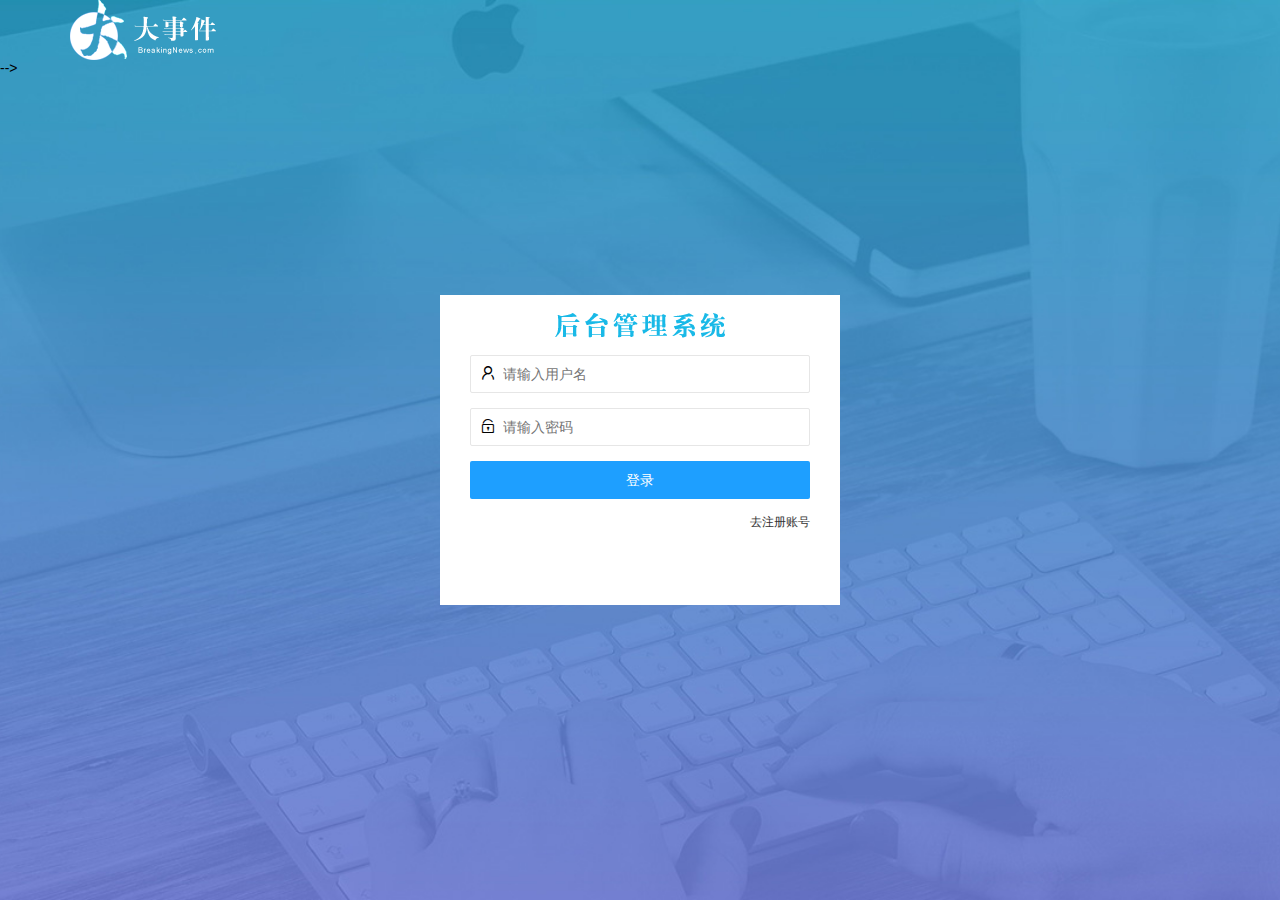
<file: login.html>
<!DOCTYPE html>
<html lang="en">

<head>
    <meta charset="UTF-8">
    <!-- <meta http-equiv="X-UA-Compatible" content="IE=edge"> -->
    <meta name="viewport" content="width=device-width, initial-scale=1.0" />
    <title>大事件-登录/注册</title>
    <link rel="stylesheet" href="/assets/lib/layui/css/layui.css" />
    <link rel="stylesheet" href="./assets/css/login.css" />
</head>

<body>
    <!-- 头部的logo区域 .layui-main是layui定义的版心-->
    <div class="layui-main">
        <img src="/assets/images/logo.png" alt="" />
    </div>
    <!-- 登录注册区域 -->
    <div class="loginAndRegBox">

        <div class="title-box"> </div>
        <!-- 登录的div -->
        <div class="login-box">
            <!-- 登录的表单 -->
            <!-- 去layui里找结构再导入进来 -->
            <form class="layui-form" id="form_login">
                <!-- 用户名 -->
                <div class="layui-form-item">
                    <i class="layui-icon layui-icon-username"></i>
                    <input type="text" name="username" required lay-verify="required" placeholder="请输入用户名" autocomplete="off" class="layui-input">
                </div>
                <!-- 密码 -->
                <div class="layui-form-item">
                    <i class="layui-icon layui-icon-password"></i>
                    <input type="password" name="password" required lay-verify="required|pwd" placeholder="请输入密码" autocomplete="off" class="layui-input">
                </div>
                <!-- 登录的提交按钮 -->
                <div class="layui-form-item">
                    <!-- 表单提交按钮和普通按钮的区别就是有lay-submit属性(不要加到引号里面！！！)，layui-btn-fluid可以使其占满整行 -->
                    <button class="layui-btn layui-btn-normal layui-btn-fluid" lay-submit>登录</button>
                </div>
                <div class="layui-form-item links">
                    <!-- javascript:;可以阻止a链接的自动跳转 -->
                    <a href="javascript:;" id="link_reg">去注册账号</a>
                </div>
            </form>
        </div>
        <!-- 注册的div -->
        <div class="reg-box">
            <!-- 去layui里找结构再导入进来 -->
            <form class="layui-form" id="form_reg">
                <!-- 用户名 -->
                <div class="layui-form-item">
                    <i class="layui-icon layui-icon-username"></i>
                    <input type="text" name="username" required lay-verify="required" placeholder="请输入用户名" autocomplete="off" class="layui-input">
                </div>
                <!-- 密码 -->
                <div class="layui-form-item">
                    <i class="layui-icon layui-icon-password"></i>
                    <input type="password" name="password" required lay-verify="required|pwd" placeholder="请输入密码" autocomplete="off" class="layui-input">
                </div>
                <!-- 密码确认 -->
                <div class="layui-form-item">
                    <i class="layui-icon layui-icon-password"></i>
                    <input type="password" name="repassword" required lay-verify="required|pwd|repwd" placeholder="再次确认密码" autocomplete="off" class="layui-input">
                </div>
                <!-- 登录的提交按钮 -->
                <div class="layui-form-item">
                    <!-- 表单提交按钮和普通按钮的区别就是有lay-submit属性，layui-btn-fluid可以使其占满整行 -->
                    <button class="layui-btn layui-btn-normal layui-btn-fluid" lay-submit>注册</button>
                </div>
                <div class="layui-form-item links">
                    <!-- javascript:;可以阻止a链接的自动跳转 -->
                    <a href="javascript:;" id="link_login">去登录</a>
                </div>
            </form>
        </div>
    </div>


    <!-- 导入jQuery -->
    <script src="/assets/lib/jquery.js"></script>
    <!-- 导入layui的js文件 -->
    <script type="text/javascript" src="/assets/lib/layui/layui.all.js"></script> -->
    <!-- 后面这个依赖于jQuery，但要在自己的请求发起之前调用，因此放在这个位置 -->
    <script src="./assets/js/baseAPI.js"></script>
    <!-- 导入自己的js脚本 因为自定义的js可能会用到前面两个js文件，因此放在最后-->
    <script src="/assets/js/login.js"></script>
</body>

</html>
</file>
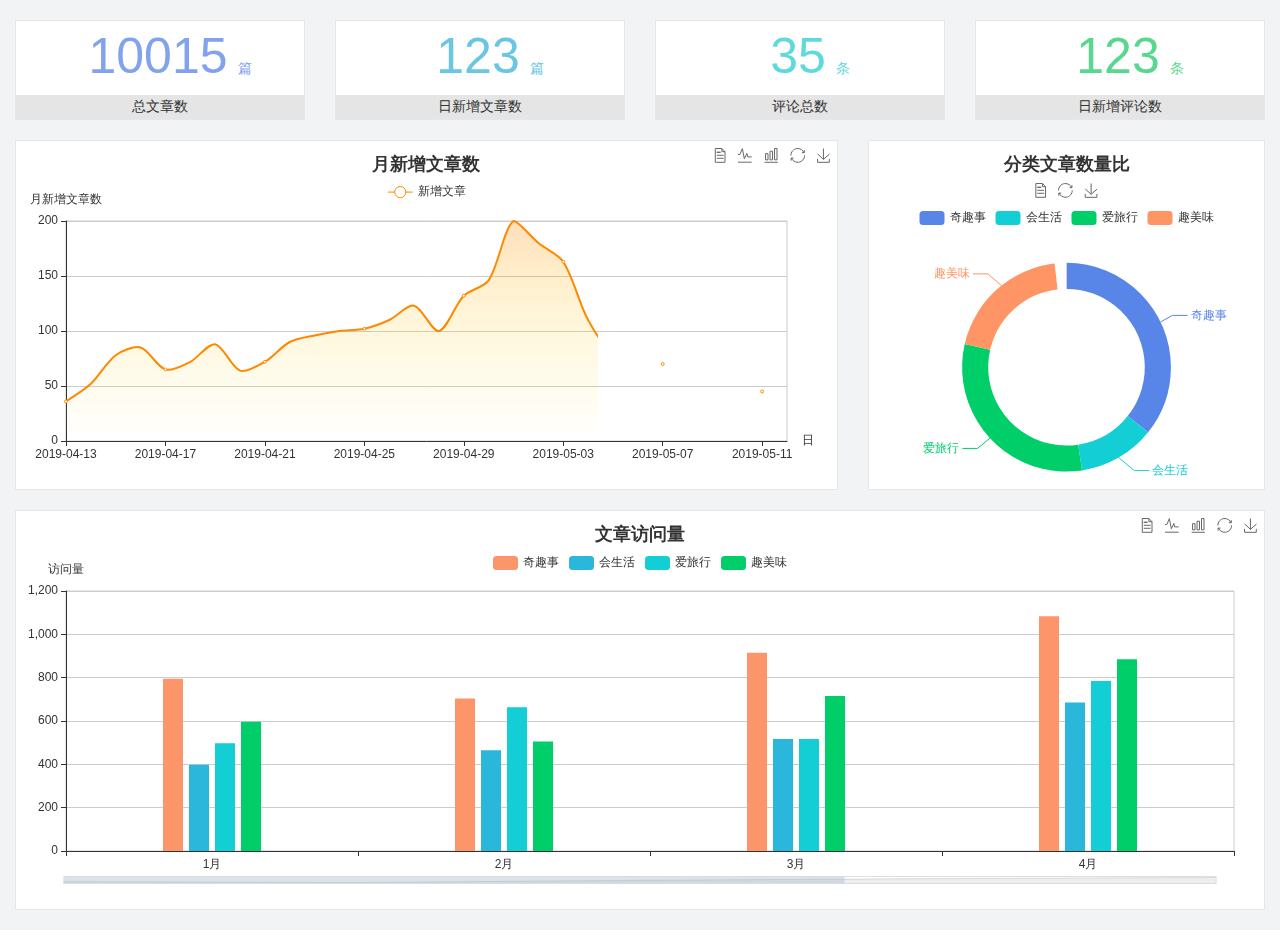
<file: home/dashboard.html>
<!DOCTYPE html>
<html lang="en">

<head>
  <meta charset="UTF-8">
  <meta name="viewport" content="width=device-width, initial-scale=1.0">
  <meta http-equiv="X-UA-Compatible" content="ie=edge">
  <title>图表统计</title>
  <link rel="stylesheet" href="../../assets/lib/bootstrap.css" />
  <link rel="stylesheet" href="../../assets/lib/main.css" />
  <script src="../../assets/lib/jquery.js"></script>
  <script type="text/javascript" src="../../assets/lib/echarts.min.js"></script>
</head>

<body>
  <div class="container-fluid">
    <div class="row spannel_list">
      <div class="col-sm-3 col-xs-6">
        <div class="spannel">
          <em>10015</em><span>篇</span>
          <b>总文章数</b>
        </div>
      </div>
      <div class="col-sm-3 col-xs-6">
        <div class="spannel scolor01">
          <em>123</em><span>篇</span>
          <b>日新增文章数</b>
        </div>
      </div>
      <div class="col-sm-3 col-xs-6">
        <div class="spannel scolor02">
          <em>35</em><span>条</span>
          <b>评论总数</b>
        </div>
      </div>
      <div class="col-sm-3 col-xs-6">
        <div class="spannel scolor03">
          <em>123</em><span>条</span>
          <b>日新增评论数</b>
        </div>
      </div>
    </div>
  </div>

  <div class="container-fluid">
    <div class="row curve-pie">
      <div class="col-lg-8 col-md-8">
        <div class="gragh_pannel" id="curve_show"></div>
      </div>
      <div class="col-lg-4 col-md-4">
        <div class="gragh_pannel" id="pie_show"></div>
      </div>
    </div>
  </div>

  <div class="container-fluid">
    <div class="column_pannel" id="column_show"></div>
  </div>

  <script>
    var oChart = echarts.init(document.getElementById('curve_show'));
    var aList_all = [
      { 'count': 36, 'date': '2019-04-13' },
      { 'count': 52, 'date': '2019-04-14' },
      { 'count': 78, 'date': '2019-04-15' },
      { 'count': 85, 'date': '2019-04-16' },
      { 'count': 65, 'date': '2019-04-17' },
      { 'count': 72, 'date': '2019-04-18' },
      { 'count': 88, 'date': '2019-04-19' },
      { 'count': 64, 'date': '2019-04-20' },
      { 'count': 72, 'date': '2019-04-21' },
      { 'count': 90, 'date': '2019-04-22' },
      { 'count': 96, 'date': '2019-04-23' },
      { 'count': 100, 'date': '2019-04-24' },
      { 'count': 102, 'date': '2019-04-25' },
      { 'count': 110, 'date': '2019-04-26' },
      { 'count': 123, 'date': '2019-04-27' },
      { 'count': 100, 'date': '2019-04-28' },
      { 'count': 132, 'date': '2019-04-29' },
      { 'count': 146, 'date': '2019-04-30' },
      { 'count': 200, 'date': '2019-05-01' },
      { 'count': 180, 'date': '2019-05-02' },
      { 'count': 163, 'date': '2019-05-03' },
      { 'count': 110, 'date': '2019-05-04' },
      { 'count': 80, 'date': '2019-05-05' },
      { 'count': 82, 'date': '2019-05-06' },
      { 'count': 70, 'date': '2019-05-07' },
      { 'count': 65, 'date': '2019-05-08' },
      { 'count': 54, 'date': '2019-05-09' },
      { 'count': 40, 'date': '2019-05-10' },
      { 'count': 45, 'date': '2019-05-11' },
      { 'count': 38, 'date': '2019-05-12' },
    ];

    let aCount = [];
    let aDate = [];

    for (var i = 0; i < aList_all.length; i++) {
      aCount.push(aList_all[i].count);
      aDate.push(aList_all[i].date);
    }

    var chartopt = {
      title: {
        text: '月新增文章数',
        left: 'center',
        top: '10'
      },
      tooltip: {
        trigger: 'axis'
      },
      legend: {
        data: ['新增文章'],
        top: '40'
      },
      toolbox: {
        show: true,
        feature: {
          mark: { show: true },
          dataView: { show: true, readOnly: false },
          magicType: { show: true, type: ['line', 'bar'] },
          restore: { show: true },
          saveAsImage: { show: true }
        }
      },
      calculable: true,
      xAxis: [
        {
          name: '日',
          type: 'category',
          boundaryGap: false,
          data: aDate
        }
      ],
      yAxis: [
        {
          name: '月新增文章数',
          type: 'value'
        }
      ],
      series: [
        {
          name: '新增文章',
          type: 'line',
          smooth: true,
          itemStyle: { normal: { areaStyle: { type: 'default' }, color: '#f80' }, lineStyle: { color: '#f80' } },
          data: aCount
        }],
      areaStyle: {
        normal: {
          color: new echarts.graphic.LinearGradient(0, 0, 0, 1, [{
            offset: 0,
            color: 'rgba(255,136,0,0.39)'
          }, {
            offset: .34,
            color: 'rgba(255,180,0,0.25)'
          }, {
            offset: 1,
            color: 'rgba(255,222,0,0.00)'
          }])

        }
      },
      grid: {
        show: true,
        x: 50,
        x2: 50,
        y: 80,
        height: 220
      }
    };

    oChart.setOption(chartopt);


    var oPie = echarts.init(document.getElementById('pie_show'));
    var oPieopt =
    {
      title: {
        top: 10,
        text: '分类文章数量比',
        x: 'center'
      },
      tooltip: {
        trigger: 'item',
        formatter: "{a} <br/>{b} : {c} ({d}%)"
      },
      color: ['#5885e8', '#13cfd5', '#00ce68', '#ff9565'],
      legend: {
        x: 'center',
        top: 65,
        data: ['奇趣事', '会生活', '爱旅行', '趣美味']
      },
      toolbox: {
        show: true,
        x: 'center',
        top: 35,
        feature: {
          mark: { show: true },
          dataView: { show: true, readOnly: false },
          magicType: {
            show: true,
            type: ['pie', 'funnel'],
            option: {
              funnel: {
                x: '25%',
                width: '50%',
                funnelAlign: 'left',
                max: 1548
              }
            }
          },
          restore: { show: true },
          saveAsImage: { show: true }
        }
      },
      calculable: true,
      series: [
        {
          name: '访问来源',
          type: 'pie',
          radius: ['45%', '60%'],
          center: ['50%', '65%'],
          data: [
            { value: 300, name: '奇趣事' },
            { value: 100, name: '会生活' },
            { value: 260, name: '爱旅行' },
            { value: 180, name: '趣美味' }
          ]
        }
      ]
    };
    oPie.setOption(oPieopt);



    var oColumn = this.echarts.init(document.getElementById('column_show'));
    var oColumnopt =
    {
      title: {
        text: '文章访问量',
        left: 'center',
        top: '10'
      },
      tooltip: {
        trigger: 'axis'
      },
      legend: {
        data: ['奇趣事', '会生活', '爱旅行', '趣美味'],
        top: '40'
      },
      toolbox: {
        show: true,
        feature: {
          mark: { show: true },
          dataView: { show: true, readOnly: false },
          magicType: { show: true, type: ['line', 'bar'] },
          restore: { show: true },
          saveAsImage: { show: true }
        }
      },
      calculable: true,
      xAxis: [
        {
          type: 'category',
          data: ['1月', '2月', '3月', '4月', '5月']
        }
      ],
      yAxis: [
        {
          name: '访问量',
          type: 'value'
        }
      ],
      series: [
        {
          name: '奇趣事',
          type: 'bar',
          barWidth: 20,
          itemStyle: {
            normal: { areaStyle: { type: 'default' }, color: '#fd956a' }
          },
          data: [800, 708, 920, 1090, 1200]
        },
        {
          name: '会生活',
          type: 'bar',
          barWidth: 20,
          itemStyle: {
            normal: { areaStyle: { type: 'default' }, color: '#2bb6db' }
          },
          data: [400, 468, 520, 690, 800]
        },
        {
          name: '爱旅行',
          type: 'bar',
          barWidth: 20,
          itemStyle: {
            normal: { areaStyle: { type: 'default' }, color: '#13cfd5' }
          },
          data: [500, 668, 520, 790, 900]
        },
        {
          name: '趣美味',
          type: 'bar',
          barWidth: 20,
          itemStyle: {
            normal: { areaStyle: { type: 'default' }, color: '#00ce68' }
          },
          data: [600, 508, 720, 890, 1000]
        }
      ],
      grid: {
        show: true,
        x: 50,
        x2: 30,
        y: 80,
        height: 260
      },
      dataZoom: [//给x轴设置滚动条
        {
          start: 0,//默认为0
          end: 100 - 1000 / 31,//默认为100
          type: 'slider',
          show: true,
          xAxisIndex: [0],
          handleSize: 0,//滑动条的 左右2个滑动条的大小
          height: 8,//组件高度
          left: 45, //左边的距离
          right: 50,//右边的距离
          bottom: 26,//右边的距离
          handleColor: '#ddd',//h滑动图标的颜色
          handleStyle: {
            borderColor: "#cacaca",
            borderWidth: "1",
            shadowBlur: 2,
            background: "#ddd",
            shadowColor: "#ddd",
          }
        }]
    };
    oColumn.setOption(oColumnopt);
  </script>
</body>

</html>
</file>
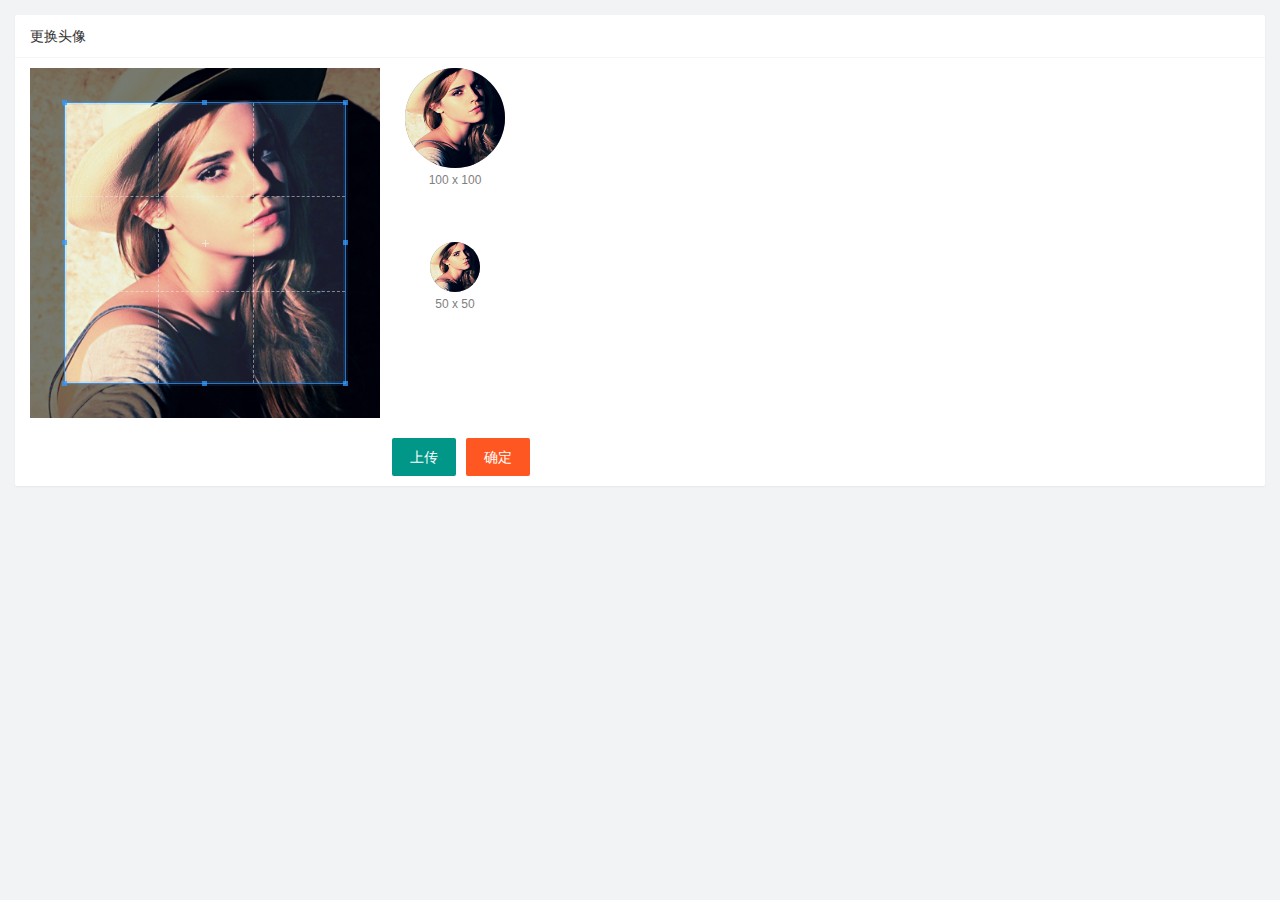
<file: user/user_avatar.html>
<!DOCTYPE html>
<html lang="en">

<head>
    <meta charset="UTF-8">
    <meta http-equiv="X-UA-Compatible" content="IE=edge">
    <meta name="viewport" content="width=device-width, initial-scale=1.0">
    <title>Document</title>
    <link rel="stylesheet" href="/assets/lib/layui/css/layui.css">
    <link rel="stylesheet" href="/assets/css/user/user_avatar.css">
    <link rel="stylesheet" href="/assets/lib/cropper/cropper.css">
</head>

<body>
    <!-- 卡片区域 -->
    <div class="layui-card">
        <div class="layui-card-header">更换头像</div>
        <div class="layui-card-body">
            <!-- 第一行的图片裁剪和预览区域 -->
            <div class="row1">
                <!-- 图片裁剪区域 -->
                <div class="cropper-box">
                    <!-- 这个 img 标签很重要，将来会把它初始化为裁剪区域 -->
                    <img id="image" src="/assets/images/sample.jpg" />
                </div>
                <!-- 图片的预览区域 -->
                <div class="preview-box">
                    <div>
                        <!-- 宽高为 100px 的预览区域 -->
                        <div class="img-preview w100"></div>
                        <p class="size">100 x 100</p>
                    </div>
                    <div>
                        <!-- 宽高为 50px 的预览区域 -->
                        <div class="img-preview w50"></div>
                        <p class="size">50 x 50</p>
                    </div>
                </div>
            </div>

            <!-- 第二行的按钮区域 -->
            <div class="row2">
                <!-- 通过 accept 属性，可以指定，允许用户选择什么类型的文件 -->
                <input type="file" id="file" accept="image/png,image/jpeg" />
                <button type="button" class="layui-btn" id="btnChooseImage">上传</button>
                <button type="button" class="layui-btn layui-btn-danger" id="btnUpload">确定</button>
            </div>
        </div>
    </div>
    <script src="/assets/lib/layui/layui.all.js"></script>
    <script src="/assets/lib/jquery.js"></script>
    <script src="/assets/lib/cropper/Cropper.js"></script>
    <script src="/assets/lib/cropper/jquery-cropper.js"></script>
    <script src="/assets/js/baseAPI.js"></script>
    <script src="/assets/js/user_avatar.js"></script>

</body>

</html>
</file>
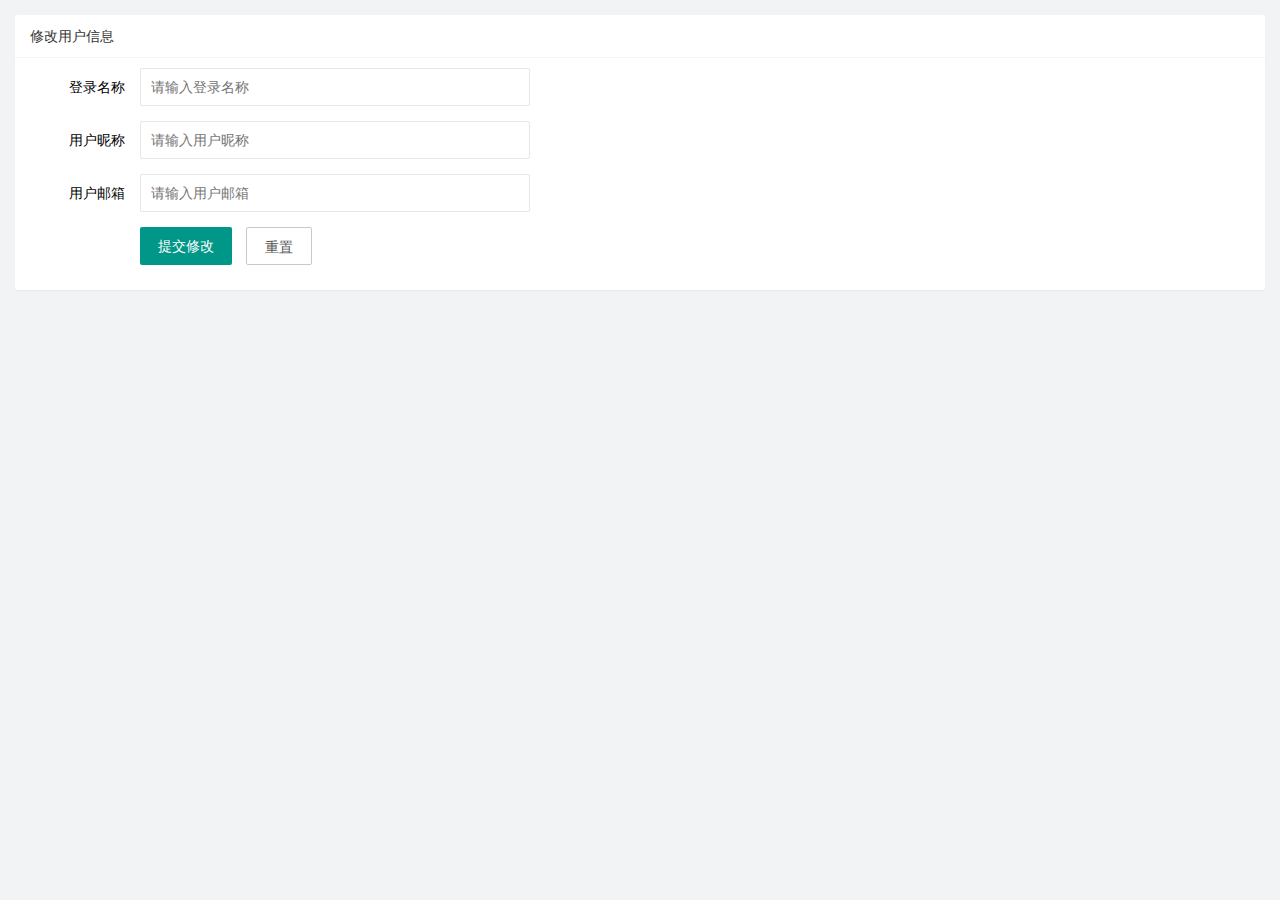
<file: user/user_info.html>
<!DOCTYPE html>
<html lang="en">

<head>
    <meta charset="UTF-8">
    <meta http-equiv="X-UA-Compatible" content="IE=edge">
    <meta name="viewport" content="width=device-width, initial-scale=1.0">
    <title>Document</title>
    <!-- 导入layui的样式 -->
    <link rel="stylesheet" href="../assets/lib/layui/css/layui.css">
    <!-- 导入自己的样式 -->
    <link rel="stylesheet" href="../assets/css/user/user_info.css">
</head>

<body>
    <!-- 卡片区域 -->
    <div class="layui-card">
        <div class="layui-card-header">修改用户信息</div>
        <div class="layui-card-body">
            <!-- form表单区域 lay-filter在js中用于自动获取res，为表单赋值-->
            <form class="layui-form" lay-filter="formUserInfo">
                <!-- 这是隐藏域，可以获取用户不可见的id -->
                <input type="hidden" name="id" value="" />
                <div class="layui-form-item">
                    <label class="layui-form-label">登录名称</label>
                    <div class="layui-input-block">
                        <input type="text" name="username" required lay-verify="required" placeholder="请输入登录名称" autocomplete="off" class="layui-input" readonly>
                    </div>
                </div>
                <div class="layui-form-item">
                    <label class="layui-form-label">用户昵称</label>
                    <div class="layui-input-block">
                        <input type="text" name="nickname" required lay-verify="required|nickname" placeholder="请输入用户昵称" autocomplete="off" class="layui-input">
                    </div>
                </div>
                <div class="layui-form-item">
                    <label class="layui-form-label">用户邮箱</label>
                    <div class="layui-input-block">
                        <input type="text" name="email" required lay-verify="required|email" placeholder="请输入用户邮箱" autocomplete="off" class="layui-input">
                    </div>
                </div>
                <div class="layui-form-item">
                    <div class="layui-input-block">
                        <button class="layui-btn" lay-submit lay-filter="formDemo">提交修改</button>
                        <button type="reset" class="layui-btn layui-btn-primary" id="btnReset">重置</button>
                    </div>
                </div>
            </form>
        </div>
    </div>
    <script src="/assets/lib/layui/layui.all.js"></script>
    <script src="/assets/lib/jquery.js"></script>
    <script src="/assets/js/baseAPI.js"></script>
    <script src="/assets/js/user_info.js"></script>
</body>

</html>
</file>
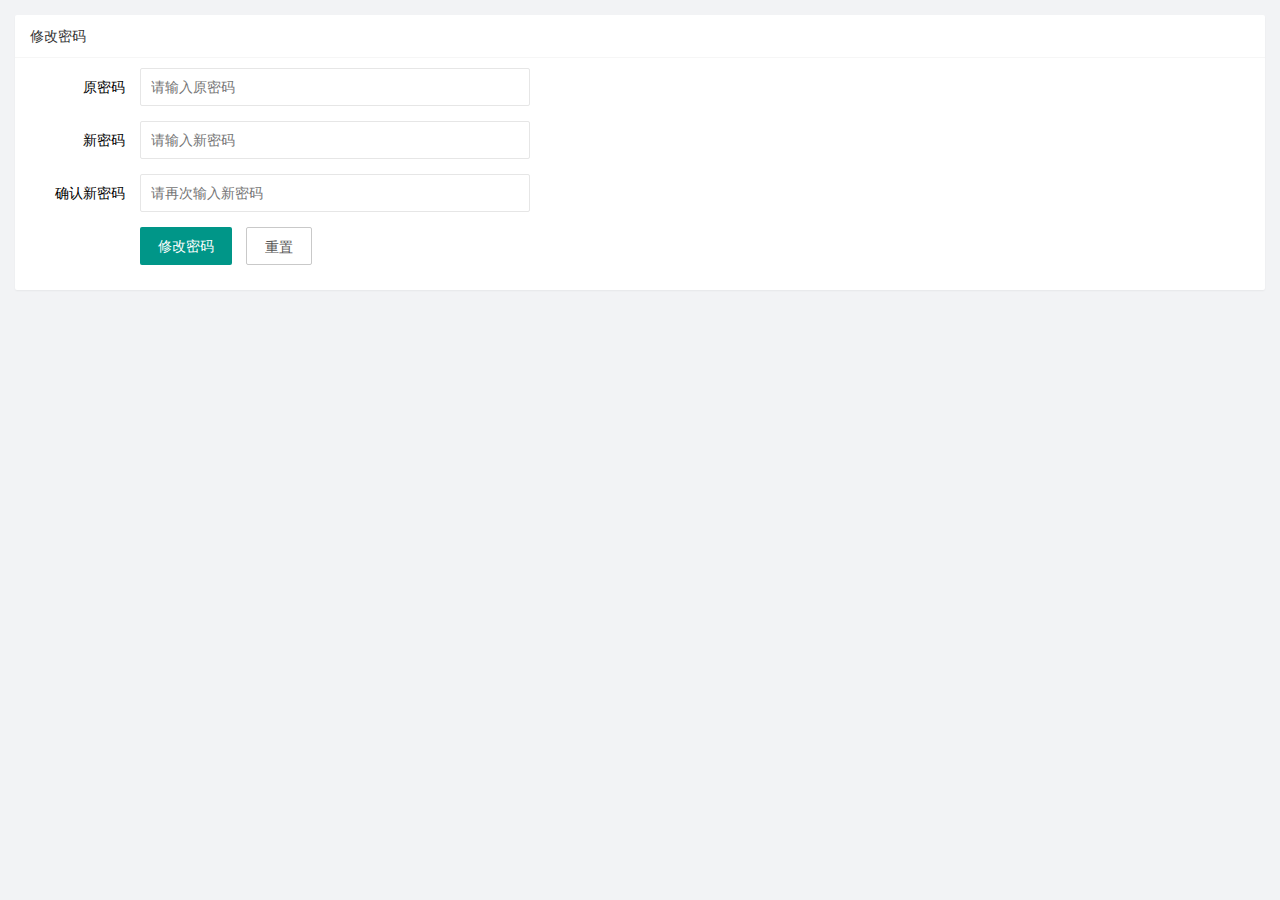
<file: user/user_pwd.html>
<!DOCTYPE html>
<html lang="en">

<head>
    <meta charset="UTF-8">
    <meta http-equiv="X-UA-Compatible" content="IE=edge">
    <meta name="viewport" content="width=device-width, initial-scale=1.0">
    <title>Document</title>
    <link rel="stylesheet" href="/assets/lib/layui/css/layui.css">
    <link rel="stylesheet" href="/assets/css/user/user_pwd.css">
</head>

<body>
    <!-- 卡片区域 -->
    <!-- <div class="layui-card">
        <div class="layui-card-header">修改密码</div>
        <div class="layui-card-body">
            <form class="layui-form">
                <div class="layui-form-item">
                    <label class="layui-form-label">原密码</label>
                    <div class="layui-input-block">
                        <input type="password" name="oldPwd" required lay-verify="required|pwd" placeholder="请输入原密码" autocomplete="off" class="layui-input" />
                    </div>
                </div>
                <div class="layui-form-item">
                    <label class="layui-form-label">新密码</label>
                    <div class="layui-input-block">
                        <input type="password" name="newPwd" required lay-verify="required|pwd|samePwd" placeholder="请输入新密码" autocomplete="off" class="layui-input" />
                    </div>
                </div>
                <div class="layui-form-item">
                    <label class="layui-form-label">确认新密码</label>
                    <div class="layui-input-block">
                        <input type="password" name="rePwd" required lay-verify="required|pwd|rePwd" placeholder="请再次确认密码" autocomplete="off" class="layui-input" />
                    </div>
                </div>
                <div class="layui-form-item">
                    <div class="layui-input-block">
                        <button class="layui-btn" lay-submit lay-filter="formDemo">修改密码</button>
                        <button type="reset" class="layui-btn layui-btn-primary">重置</button>
                    </div>
                </div>
            </form>
        </div>
    </div> -->
    <div class="layui-card">
        <div class="layui-card-header">修改密码</div>
        <div class="layui-card-body">
            <form class="layui-form">
                <div class="layui-form-item">
                    <label class="layui-form-label">原密码</label>
                    <div class="layui-input-block">
                        <input type="password " name="oldPwd" required lay-verify="required|pwd" placeholder="请输入原密码 " autocomplete="off " class="layui-input " />
                        <!-- <input type="password" name="oldPwd" required lay-verify="required|pwd" placeholder="请输入原密码" autocomplete="off" class="layui-input" /> -->
                    </div>
                </div>
                <div class="layui-form-item ">
                    <label class="layui-form-label ">新密码</label>
                    <div class="layui-input-block ">
                        <input type="password " name="newPwd" required lay-verify="required|pwd|samePwd" placeholder="请输入新密码 " autocomplete="off " class="layui-input " />
                        <!-- <input type="password" name="newPwd" required lay-verify="required|pwd|samePwd" placeholder="请输入新密码" autocomplete="off" class="layui-input" /> -->
                    </div>
                </div>
                <div class="layui-form-item ">
                    <label class="layui-form-label ">确认新密码</label>
                    <div class="layui-input-block ">
                        <input type="password " name="rePwd" required lay-verify="required|pwd|rePwd" placeholder="请再次输入新密码 " autocomplete="off " class="layui-input " />
                    </div>
                </div>
                <div class="layui-form-item ">
                    <div class="layui-input-block ">
                        <button class="layui-btn " lay-submit lay-filter="formDemo ">修改密码</button>
                        <button type="reset " class="layui-btn layui-btn-primary ">重置</button>
                    </div>
                </div>
            </form>
        </div>
    </div>

    <script src="/assets/lib/layui/layui.all.js "></script>
    <script src="/assets/lib/jquery.js "></script>
    <script src="/assets/js/baseAPI.js "></script>
    <script src="/assets/js/user_pwd.js "></script>
</body>

</html>
</file>
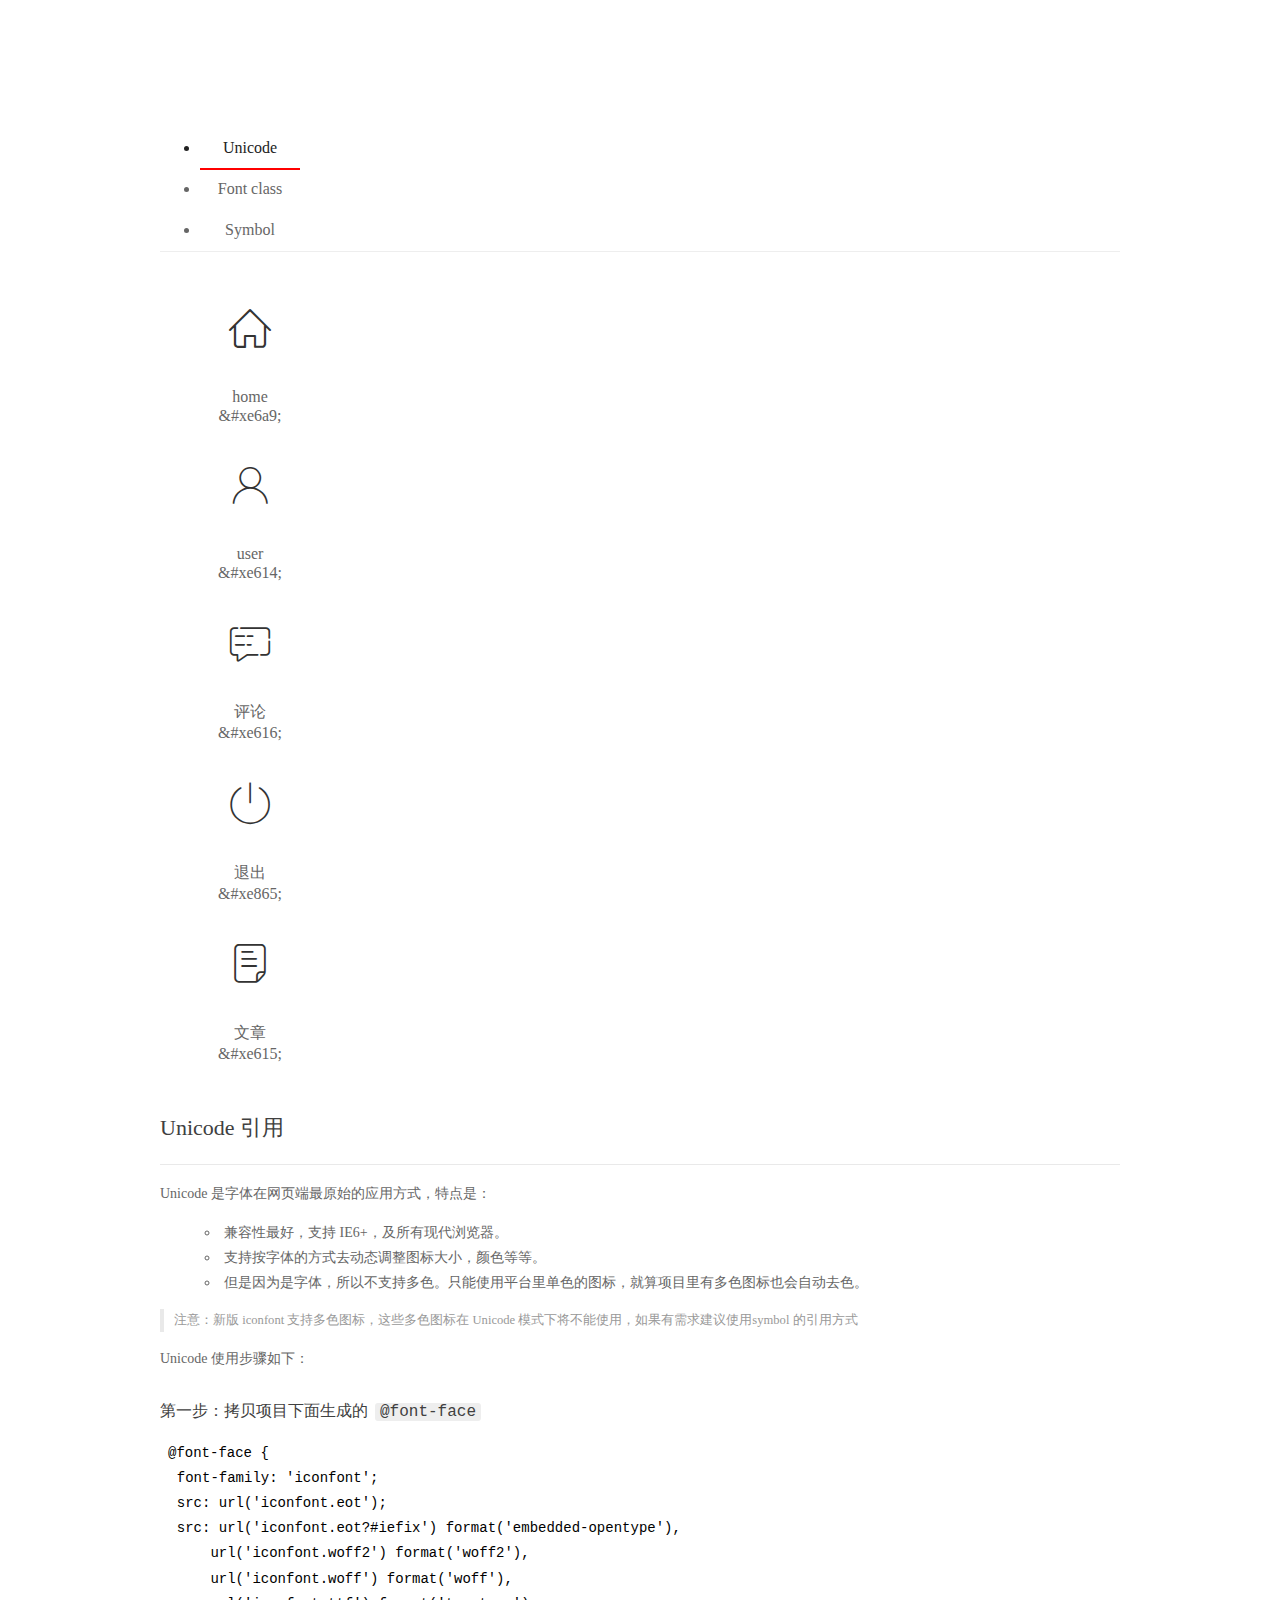
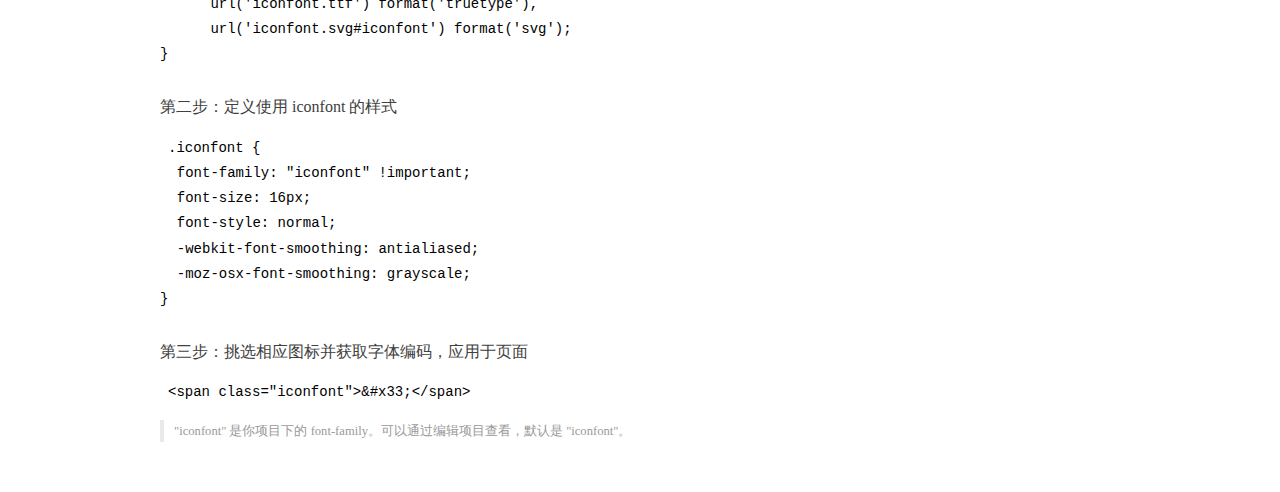
<file: assets/fonts/demo_index.html>
<!DOCTYPE html>
<html>
<head>
  <meta charset="utf-8"/>
  <title>IconFont Demo</title>
  <link rel="shortcut icon" href="https://gtms04.alicdn.com/tps/i4/TB1_oz6GVXXXXaFXpXXJDFnIXXX-64-64.ico" type="image/x-icon"/>
  <link rel="stylesheet" href="https://g.alicdn.com/thx/cube/1.3.2/cube.min.css">
  <link rel="stylesheet" href="demo.css">
  <link rel="stylesheet" href="iconfont.css">
  <script src="iconfont.js"></script>
  <!-- jQuery -->
  <script src="https://a1.alicdn.com/oss/uploads/2018/12/26/7bfddb60-08e8-11e9-9b04-53e73bb6408b.js"></script>
  <!-- 代码高亮 -->
  <script src="https://a1.alicdn.com/oss/uploads/2018/12/26/a3f714d0-08e6-11e9-8a15-ebf944d7534c.js"></script>
</head>
<body>
  <div class="main">
    <h1 class="logo"><a href="https://www.iconfont.cn/" title="iconfont 首页" target="_blank">&#xe86b;</a></h1>
    <div class="nav-tabs">
      <ul id="tabs" class="dib-box">
        <li class="dib active"><span>Unicode</span></li>
        <li class="dib"><span>Font class</span></li>
        <li class="dib"><span>Symbol</span></li>
      </ul>
      
    </div>
    <div class="tab-container">
      <div class="content unicode" style="display: block;">
          <ul class="icon_lists dib-box">
          
            <li class="dib">
              <span class="icon iconfont">&#xe6a9;</span>
                <div class="name">home</div>
                <div class="code-name">&amp;#xe6a9;</div>
              </li>
          
            <li class="dib">
              <span class="icon iconfont">&#xe614;</span>
                <div class="name">user</div>
                <div class="code-name">&amp;#xe614;</div>
              </li>
          
            <li class="dib">
              <span class="icon iconfont">&#xe616;</span>
                <div class="name">评论</div>
                <div class="code-name">&amp;#xe616;</div>
              </li>
          
            <li class="dib">
              <span class="icon iconfont">&#xe865;</span>
                <div class="name">退出</div>
                <div class="code-name">&amp;#xe865;</div>
              </li>
          
            <li class="dib">
              <span class="icon iconfont">&#xe615;</span>
                <div class="name">文章</div>
                <div class="code-name">&amp;#xe615;</div>
              </li>
          
          </ul>
          <div class="article markdown">
          <h2 id="unicode-">Unicode 引用</h2>
          <hr>

          <p>Unicode 是字体在网页端最原始的应用方式，特点是：</p>
          <ul>
            <li>兼容性最好，支持 IE6+，及所有现代浏览器。</li>
            <li>支持按字体的方式去动态调整图标大小，颜色等等。</li>
            <li>但是因为是字体，所以不支持多色。只能使用平台里单色的图标，就算项目里有多色图标也会自动去色。</li>
          </ul>
          <blockquote>
            <p>注意：新版 iconfont 支持多色图标，这些多色图标在 Unicode 模式下将不能使用，如果有需求建议使用symbol 的引用方式</p>
          </blockquote>
          <p>Unicode 使用步骤如下：</p>
          <h3 id="-font-face">第一步：拷贝项目下面生成的 <code>@font-face</code></h3>
<pre><code class="language-css"
>@font-face {
  font-family: 'iconfont';
  src: url('iconfont.eot');
  src: url('iconfont.eot?#iefix') format('embedded-opentype'),
      url('iconfont.woff2') format('woff2'),
      url('iconfont.woff') format('woff'),
      url('iconfont.ttf') format('truetype'),
      url('iconfont.svg#iconfont') format('svg');
}
</code></pre>
          <h3 id="-iconfont-">第二步：定义使用 iconfont 的样式</h3>
<pre><code class="language-css"
>.iconfont {
  font-family: "iconfont" !important;
  font-size: 16px;
  font-style: normal;
  -webkit-font-smoothing: antialiased;
  -moz-osx-font-smoothing: grayscale;
}
</code></pre>
          <h3 id="-">第三步：挑选相应图标并获取字体编码，应用于页面</h3>
<pre>
<code class="language-html"
>&lt;span class="iconfont"&gt;&amp;#x33;&lt;/span&gt;
</code></pre>
          <blockquote>
            <p>"iconfont" 是你项目下的 font-family。可以通过编辑项目查看，默认是 "iconfont"。</p>
          </blockquote>
          </div>
      </div>
      <div class="content font-class">
        <ul class="icon_lists dib-box">
          
          <li class="dib">
            <span class="icon iconfont icon-home"></span>
            <div class="name">
              home
            </div>
            <div class="code-name">.icon-home
            </div>
          </li>
          
          <li class="dib">
            <span class="icon iconfont icon-user"></span>
            <div class="name">
              user
            </div>
            <div class="code-name">.icon-user
            </div>
          </li>
          
          <li class="dib">
            <span class="icon iconfont icon-pinglun"></span>
            <div class="name">
              评论
            </div>
            <div class="code-name">.icon-pinglun
            </div>
          </li>
          
          <li class="dib">
            <span class="icon iconfont icon-tuichu"></span>
            <div class="name">
              退出
            </div>
            <div class="code-name">.icon-tuichu
            </div>
          </li>
          
          <li class="dib">
            <span class="icon iconfont icon-16"></span>
            <div class="name">
              文章
            </div>
            <div class="code-name">.icon-16
            </div>
          </li>
          
        </ul>
        <div class="article markdown">
        <h2 id="font-class-">font-class 引用</h2>
        <hr>

        <p>font-class 是 Unicode 使用方式的一种变种，主要是解决 Unicode 书写不直观，语意不明确的问题。</p>
        <p>与 Unicode 使用方式相比，具有如下特点：</p>
        <ul>
          <li>兼容性良好，支持 IE8+，及所有现代浏览器。</li>
          <li>相比于 Unicode 语意明确，书写更直观。可以很容易分辨这个 icon 是什么。</li>
          <li>因为使用 class 来定义图标，所以当要替换图标时，只需要修改 class 里面的 Unicode 引用。</li>
          <li>不过因为本质上还是使用的字体，所以多色图标还是不支持的。</li>
        </ul>
        <p>使用步骤如下：</p>
        <h3 id="-fontclass-">第一步：引入项目下面生成的 fontclass 代码：</h3>
<pre><code class="language-html">&lt;link rel="stylesheet" href="./iconfont.css"&gt;
</code></pre>
        <h3 id="-">第二步：挑选相应图标并获取类名，应用于页面：</h3>
<pre><code class="language-html">&lt;span class="iconfont icon-xxx"&gt;&lt;/span&gt;
</code></pre>
        <blockquote>
          <p>"
            iconfont" 是你项目下的 font-family。可以通过编辑项目查看，默认是 "iconfont"。</p>
        </blockquote>
      </div>
      </div>
      <div class="content symbol">
          <ul class="icon_lists dib-box">
          
            <li class="dib">
                <svg class="icon svg-icon" aria-hidden="true">
                  <use xlink:href="#icon-home"></use>
                </svg>
                <div class="name">home</div>
                <div class="code-name">#icon-home</div>
            </li>
          
            <li class="dib">
                <svg class="icon svg-icon" aria-hidden="true">
                  <use xlink:href="#icon-user"></use>
                </svg>
                <div class="name">user</div>
                <div class="code-name">#icon-user</div>
            </li>
          
            <li class="dib">
                <svg class="icon svg-icon" aria-hidden="true">
                  <use xlink:href="#icon-pinglun"></use>
                </svg>
                <div class="name">评论</div>
                <div class="code-name">#icon-pinglun</div>
            </li>
          
            <li class="dib">
                <svg class="icon svg-icon" aria-hidden="true">
                  <use xlink:href="#icon-tuichu"></use>
                </svg>
                <div class="name">退出</div>
                <div class="code-name">#icon-tuichu</div>
            </li>
          
            <li class="dib">
                <svg class="icon svg-icon" aria-hidden="true">
                  <use xlink:href="#icon-16"></use>
                </svg>
                <div class="name">文章</div>
                <div class="code-name">#icon-16</div>
            </li>
          
          </ul>
          <div class="article markdown">
          <h2 id="symbol-">Symbol 引用</h2>
          <hr>

          <p>这是一种全新的使用方式，应该说这才是未来的主流，也是平台目前推荐的用法。相关介绍可以参考这篇<a href="">文章</a>
            这种用法其实是做了一个 SVG 的集合，与另外两种相比具有如下特点：</p>
          <ul>
            <li>支持多色图标了，不再受单色限制。</li>
            <li>通过一些技巧，支持像字体那样，通过 <code>font-size</code>, <code>color</code> 来调整样式。</li>
            <li>兼容性较差，支持 IE9+，及现代浏览器。</li>
            <li>浏览器渲染 SVG 的性能一般，还不如 png。</li>
          </ul>
          <p>使用步骤如下：</p>
          <h3 id="-symbol-">第一步：引入项目下面生成的 symbol 代码：</h3>
<pre><code class="language-html">&lt;script src="./iconfont.js"&gt;&lt;/script&gt;
</code></pre>
          <h3 id="-css-">第二步：加入通用 CSS 代码（引入一次就行）：</h3>
<pre><code class="language-html">&lt;style&gt;
.icon {
  width: 1em;
  height: 1em;
  vertical-align: -0.15em;
  fill: currentColor;
  overflow: hidden;
}
&lt;/style&gt;
</code></pre>
          <h3 id="-">第三步：挑选相应图标并获取类名，应用于页面：</h3>
<pre><code class="language-html">&lt;svg class="icon" aria-hidden="true"&gt;
  &lt;use xlink:href="#icon-xxx"&gt;&lt;/use&gt;
&lt;/svg&gt;
</code></pre>
          </div>
      </div>

    </div>
  </div>
  <script>
  $(document).ready(function () {
      $('.tab-container .content:first').show()

      $('#tabs li').click(function (e) {
        var tabContent = $('.tab-container .content')
        var index = $(this).index()

        if ($(this).hasClass('active')) {
          return
        } else {
          $('#tabs li').removeClass('active')
          $(this).addClass('active')

          tabContent.hide().eq(index).fadeIn()
        }
      })
    })
  </script>
</body>
</html>
</file>
<file: assets/lib/layui/css/layui.css>
/** layui-v2.5.5 MIT License By https://www.layui.com */
 .layui-inline,img{display:inline-block;vertical-align:middle}h1,h2,h3,h4,h5,h6{font-weight:400}.layui-edge,.layui-header,.layui-inline,.layui-main{position:relative}.layui-body,.layui-edge,.layui-elip{overflow:hidden}.layui-btn,.layui-edge,.layui-inline,img{vertical-align:middle}.layui-btn,.layui-disabled,.layui-icon,.layui-unselect{-moz-user-select:none;-webkit-user-select:none;-ms-user-select:none}.layui-elip,.layui-form-checkbox span,.layui-form-pane .layui-form-label{text-overflow:ellipsis;white-space:nowrap}.layui-breadcrumb,.layui-tree-btnGroup{visibility:hidden}blockquote,body,button,dd,div,dl,dt,form,h1,h2,h3,h4,h5,h6,input,li,ol,p,pre,td,textarea,th,ul{margin:0;padding:0;-webkit-tap-highlight-color:rgba(0,0,0,0)}a:active,a:hover{outline:0}img{border:none}li{list-style:none}table{border-collapse:collapse;border-spacing:0}h4,h5,h6{font-size:100%}button,input,optgroup,option,select,textarea{font-family:inherit;font-size:inherit;font-style:inherit;font-weight:inherit;outline:0}pre{white-space:pre-wrap;white-space:-moz-pre-wrap;white-space:-pre-wrap;white-space:-o-pre-wrap;word-wrap:break-word}body{line-height:24px;font:14px Helvetica Neue,Helvetica,PingFang SC,Tahoma,Arial,sans-serif}hr{height:1px;margin:10px 0;border:0;clear:both}a{color:#333;text-decoration:none}a:hover{color:#777}a cite{font-style:normal;*cursor:pointer}.layui-border-box,.layui-border-box *{box-sizing:border-box}.layui-box,.layui-box *{box-sizing:content-box}.layui-clear{clear:both;*zoom:1}.layui-clear:after{content:'\20';clear:both;*zoom:1;display:block;height:0}.layui-inline{*display:inline;*zoom:1}.layui-edge{display:inline-block;width:0;height:0;border-width:6px;border-style:dashed;border-color:transparent}.layui-edge-top{top:-4px;border-bottom-color:#999;border-bottom-style:solid}.layui-edge-right{border-left-color:#999;border-left-style:solid}.layui-edge-bottom{top:2px;border-top-color:#999;border-top-style:solid}.layui-edge-left{border-right-color:#999;border-right-style:solid}.layui-disabled,.layui-disabled:hover{color:#d2d2d2!important;cursor:not-allowed!important}.layui-circle{border-radius:100%}.layui-show{display:block!important}.layui-hide{display:none!important}@font-face{font-family:layui-icon;src:url(../font/iconfont.eot?v=250);src:url(../font/iconfont.eot?v=250#iefix) format('embedded-opentype'),url(../font/iconfont.woff2?v=250) format('woff2'),url(../font/iconfont.woff?v=250) format('woff'),url(../font/iconfont.ttf?v=250) format('truetype'),url(../font/iconfont.svg?v=250#layui-icon) format('svg')}.layui-icon{font-family:layui-icon!important;font-size:16px;font-style:normal;-webkit-font-smoothing:antialiased;-moz-osx-font-smoothing:grayscale}.layui-icon-reply-fill:before{content:"\e611"}.layui-icon-set-fill:before{content:"\e614"}.layui-icon-menu-fill:before{content:"\e60f"}.layui-icon-search:before{content:"\e615"}.layui-icon-share:before{content:"\e641"}.layui-icon-set-sm:before{content:"\e620"}.layui-icon-engine:before{content:"\e628"}.layui-icon-close:before{content:"\1006"}.layui-icon-close-fill:before{content:"\1007"}.layui-icon-chart-screen:before{content:"\e629"}.layui-icon-star:before{content:"\e600"}.layui-icon-circle-dot:before{content:"\e617"}.layui-icon-chat:before{content:"\e606"}.layui-icon-release:before{content:"\e609"}.layui-icon-list:before{content:"\e60a"}.layui-icon-chart:before{content:"\e62c"}.layui-icon-ok-circle:before{content:"\1005"}.layui-icon-layim-theme:before{content:"\e61b"}.layui-icon-table:before{content:"\e62d"}.layui-icon-right:before{content:"\e602"}.layui-icon-left:before{content:"\e603"}.layui-icon-cart-simple:before{content:"\e698"}.layui-icon-face-cry:before{content:"\e69c"}.layui-icon-face-smile:before{content:"\e6af"}.layui-icon-survey:before{content:"\e6b2"}.layui-icon-tree:before{content:"\e62e"}.layui-icon-upload-circle:before{content:"\e62f"}.layui-icon-add-circle:before{content:"\e61f"}.layui-icon-download-circle:before{content:"\e601"}.layui-icon-templeate-1:before{content:"\e630"}.layui-icon-util:before{content:"\e631"}.layui-icon-face-surprised:before{content:"\e664"}.layui-icon-edit:before{content:"\e642"}.layui-icon-speaker:before{content:"\e645"}.layui-icon-down:before{content:"\e61a"}.layui-icon-file:before{content:"\e621"}.layui-icon-layouts:before{content:"\e632"}.layui-icon-rate-half:before{content:"\e6c9"}.layui-icon-add-circle-fine:before{content:"\e608"}.layui-icon-prev-circle:before{content:"\e633"}.layui-icon-read:before{content:"\e705"}.layui-icon-404:before{content:"\e61c"}.layui-icon-carousel:before{content:"\e634"}.layui-icon-help:before{content:"\e607"}.layui-icon-code-circle:before{content:"\e635"}.layui-icon-water:before{content:"\e636"}.layui-icon-username:before{content:"\e66f"}.layui-icon-find-fill:before{content:"\e670"}.layui-icon-about:before{content:"\e60b"}.layui-icon-location:before{content:"\e715"}.layui-icon-up:before{content:"\e619"}.layui-icon-pause:before{content:"\e651"}.layui-icon-date:before{content:"\e637"}.layui-icon-layim-uploadfile:before{content:"\e61d"}.layui-icon-delete:before{content:"\e640"}.layui-icon-play:before{content:"\e652"}.layui-icon-top:before{content:"\e604"}.layui-icon-friends:before{content:"\e612"}.layui-icon-refresh-3:before{content:"\e9aa"}.layui-icon-ok:before{content:"\e605"}.layui-icon-layer:before{content:"\e638"}.layui-icon-face-smile-fine:before{content:"\e60c"}.layui-icon-dollar:before{content:"\e659"}.layui-icon-group:before{content:"\e613"}.layui-icon-layim-download:before{content:"\e61e"}.layui-icon-picture-fine:before{content:"\e60d"}.layui-icon-link:before{content:"\e64c"}.layui-icon-diamond:before{content:"\e735"}.layui-icon-log:before{content:"\e60e"}.layui-icon-rate-solid:before{content:"\e67a"}.layui-icon-fonts-del:before{content:"\e64f"}.layui-icon-unlink:before{content:"\e64d"}.layui-icon-fonts-clear:before{content:"\e639"}.layui-icon-triangle-r:before{content:"\e623"}.layui-icon-circle:before{content:"\e63f"}.layui-icon-radio:before{content:"\e643"}.layui-icon-align-center:before{content:"\e647"}.layui-icon-align-right:before{content:"\e648"}.layui-icon-align-left:before{content:"\e649"}.layui-icon-loading-1:before{content:"\e63e"}.layui-icon-return:before{content:"\e65c"}.layui-icon-fonts-strong:before{content:"\e62b"}.layui-icon-upload:before{content:"\e67c"}.layui-icon-dialogue:before{content:"\e63a"}.layui-icon-video:before{content:"\e6ed"}.layui-icon-headset:before{content:"\e6fc"}.layui-icon-cellphone-fine:before{content:"\e63b"}.layui-icon-add-1:before{content:"\e654"}.layui-icon-face-smile-b:before{content:"\e650"}.layui-icon-fonts-html:before{content:"\e64b"}.layui-icon-form:before{content:"\e63c"}.layui-icon-cart:before{content:"\e657"}.layui-icon-camera-fill:before{content:"\e65d"}.layui-icon-tabs:before{content:"\e62a"}.layui-icon-fonts-code:before{content:"\e64e"}.layui-icon-fire:before{content:"\e756"}.layui-icon-set:before{content:"\e716"}.layui-icon-fonts-u:before{content:"\e646"}.layui-icon-triangle-d:before{content:"\e625"}.layui-icon-tips:before{content:"\e702"}.layui-icon-picture:before{content:"\e64a"}.layui-icon-more-vertical:before{content:"\e671"}.layui-icon-flag:before{content:"\e66c"}.layui-icon-loading:before{content:"\e63d"}.layui-icon-fonts-i:before{content:"\e644"}.layui-icon-refresh-1:before{content:"\e666"}.layui-icon-rmb:before{content:"\e65e"}.layui-icon-home:before{content:"\e68e"}.layui-icon-user:before{content:"\e770"}.layui-icon-notice:before{content:"\e667"}.layui-icon-login-weibo:before{content:"\e675"}.layui-icon-voice:before{content:"\e688"}.layui-icon-upload-drag:before{content:"\e681"}.layui-icon-login-qq:before{content:"\e676"}.layui-icon-snowflake:before{content:"\e6b1"}.layui-icon-file-b:before{content:"\e655"}.layui-icon-template:before{content:"\e663"}.layui-icon-auz:before{content:"\e672"}.layui-icon-console:before{content:"\e665"}.layui-icon-app:before{content:"\e653"}.layui-icon-prev:before{content:"\e65a"}.layui-icon-website:before{content:"\e7ae"}.layui-icon-next:before{content:"\e65b"}.layui-icon-component:before{content:"\e857"}.layui-icon-more:before{content:"\e65f"}.layui-icon-login-wechat:before{content:"\e677"}.layui-icon-shrink-right:before{content:"\e668"}.layui-icon-spread-left:before{content:"\e66b"}.layui-icon-camera:before{content:"\e660"}.layui-icon-note:before{content:"\e66e"}.layui-icon-refresh:before{content:"\e669"}.layui-icon-female:before{content:"\e661"}.layui-icon-male:before{content:"\e662"}.layui-icon-password:before{content:"\e673"}.layui-icon-senior:before{content:"\e674"}.layui-icon-theme:before{content:"\e66a"}.layui-icon-tread:before{content:"\e6c5"}.layui-icon-praise:before{content:"\e6c6"}.layui-icon-star-fill:before{content:"\e658"}.layui-icon-rate:before{content:"\e67b"}.layui-icon-template-1:before{content:"\e656"}.layui-icon-vercode:before{content:"\e679"}.layui-icon-cellphone:before{content:"\e678"}.layui-icon-screen-full:before{content:"\e622"}.layui-icon-screen-restore:before{content:"\e758"}.layui-icon-cols:before{content:"\e610"}.layui-icon-export:before{content:"\e67d"}.layui-icon-print:before{content:"\e66d"}.layui-icon-slider:before{content:"\e714"}.layui-icon-addition:before{content:"\e624"}.layui-icon-subtraction:before{content:"\e67e"}.layui-icon-service:before{content:"\e626"}.layui-icon-transfer:before{content:"\e691"}.layui-main{width:1140px;margin:0 auto}.layui-header{z-index:1000;height:60px}.layui-header a:hover{transition:all .5s;-webkit-transition:all .5s}.layui-side{position:fixed;left:0;top:0;bottom:0;z-index:999;width:200px;overflow-x:hidden}.layui-side-scroll{position:relative;width:220px;height:100%;overflow-x:hidden}.layui-body{position:absolute;left:200px;right:0;top:0;bottom:0;z-index:998;width:auto;overflow-y:auto;box-sizing:border-box}.layui-layout-body{overflow:hidden}.layui-layout-admin .layui-header{background-color:#23262E}.layui-layout-admin .layui-side{top:60px;width:200px;overflow-x:hidden}.layui-layout-admin .layui-body{position:fixed;top:60px;bottom:44px}.layui-layout-admin .layui-main{width:auto;margin:0 15px}.layui-layout-admin .layui-footer{position:fixed;left:200px;right:0;bottom:0;height:44px;line-height:44px;padding:0 15px;background-color:#eee}.layui-layout-admin .layui-logo{position:absolute;left:0;top:0;width:200px;height:100%;line-height:60px;text-align:center;color:#009688;font-size:16px}.layui-layout-admin .layui-header .layui-nav{background:0 0}.layui-layout-left{position:absolute!important;left:200px;top:0}.layui-layout-right{position:absolute!important;right:0;top:0}.layui-container{position:relative;margin:0 auto;padding:0 15px;box-sizing:border-box}.layui-fluid{position:relative;margin:0 auto;padding:0 15px}.layui-row:after,.layui-row:before{content:'';display:block;clear:both}.layui-col-lg1,.layui-col-lg10,.layui-col-lg11,.layui-col-lg12,.layui-col-lg2,.layui-col-lg3,.layui-col-lg4,.layui-col-lg5,.layui-col-lg6,.layui-col-lg7,.layui-col-lg8,.layui-col-lg9,.layui-col-md1,.layui-col-md10,.layui-col-md11,.layui-col-md12,.layui-col-md2,.layui-col-md3,.layui-col-md4,.layui-col-md5,.layui-col-md6,.layui-col-md7,.layui-col-md8,.layui-col-md9,.layui-col-sm1,.layui-col-sm10,.layui-col-sm11,.layui-col-sm12,.layui-col-sm2,.layui-col-sm3,.layui-col-sm4,.layui-col-sm5,.layui-col-sm6,.layui-col-sm7,.layui-col-sm8,.layui-col-sm9,.layui-col-xs1,.layui-col-xs10,.layui-col-xs11,.layui-col-xs12,.layui-col-xs2,.layui-col-xs3,.layui-col-xs4,.layui-col-xs5,.layui-col-xs6,.layui-col-xs7,.layui-col-xs8,.layui-col-xs9{position:relative;display:block;box-sizing:border-box}.layui-col-xs1,.layui-col-xs10,.layui-col-xs11,.layui-col-xs12,.layui-col-xs2,.layui-col-xs3,.layui-col-xs4,.layui-col-xs5,.layui-col-xs6,.layui-col-xs7,.layui-col-xs8,.layui-col-xs9{float:left}.layui-col-xs1{width:8.33333333%}.layui-col-xs2{width:16.66666667%}.layui-col-xs3{width:25%}.layui-col-xs4{width:33.33333333%}.layui-col-xs5{width:41.66666667%}.layui-col-xs6{width:50%}.layui-col-xs7{width:58.33333333%}.layui-col-xs8{width:66.66666667%}.layui-col-xs9{width:75%}.layui-col-xs10{width:83.33333333%}.layui-col-xs11{width:91.66666667%}.layui-col-xs12{width:100%}.layui-col-xs-offset1{margin-left:8.33333333%}.layui-col-xs-offset2{margin-left:16.66666667%}.layui-col-xs-offset3{margin-left:25%}.layui-col-xs-offset4{margin-left:33.33333333%}.layui-col-xs-offset5{margin-left:41.66666667%}.layui-col-xs-offset6{margin-left:50%}.layui-col-xs-offset7{margin-left:58.33333333%}.layui-col-xs-offset8{margin-left:66.66666667%}.layui-col-xs-offset9{margin-left:75%}.layui-col-xs-offset10{margin-left:83.33333333%}.layui-col-xs-offset11{margin-left:91.66666667%}.layui-col-xs-offset12{margin-left:100%}@media screen and (max-width:768px){.layui-hide-xs{display:none!important}.layui-show-xs-block{display:block!important}.layui-show-xs-inline{display:inline!important}.layui-show-xs-inline-block{display:inline-block!important}}@media screen and (min-width:768px){.layui-container{width:750px}.layui-hide-sm{display:none!important}.layui-show-sm-block{display:block!important}.layui-show-sm-inline{display:inline!important}.layui-show-sm-inline-block{display:inline-block!important}.layui-col-sm1,.layui-col-sm10,.layui-col-sm11,.layui-col-sm12,.layui-col-sm2,.layui-col-sm3,.layui-col-sm4,.layui-col-sm5,.layui-col-sm6,.layui-col-sm7,.layui-col-sm8,.layui-col-sm9{float:left}.layui-col-sm1{width:8.33333333%}.layui-col-sm2{width:16.66666667%}.layui-col-sm3{width:25%}.layui-col-sm4{width:33.33333333%}.layui-col-sm5{width:41.66666667%}.layui-col-sm6{width:50%}.layui-col-sm7{width:58.33333333%}.layui-col-sm8{width:66.66666667%}.layui-col-sm9{width:75%}.layui-col-sm10{width:83.33333333%}.layui-col-sm11{width:91.66666667%}.layui-col-sm12{width:100%}.layui-col-sm-offset1{margin-left:8.33333333%}.layui-col-sm-offset2{margin-left:16.66666667%}.layui-col-sm-offset3{margin-left:25%}.layui-col-sm-offset4{margin-left:33.33333333%}.layui-col-sm-offset5{margin-left:41.66666667%}.layui-col-sm-offset6{margin-left:50%}.layui-col-sm-offset7{margin-left:58.33333333%}.layui-col-sm-offset8{margin-left:66.66666667%}.layui-col-sm-offset9{margin-left:75%}.layui-col-sm-offset10{margin-left:83.33333333%}.layui-col-sm-offset11{margin-left:91.66666667%}.layui-col-sm-offset12{margin-left:100%}}@media screen and (min-width:992px){.layui-container{width:970px}.layui-hide-md{display:none!important}.layui-show-md-block{display:block!important}.layui-show-md-inline{display:inline!important}.layui-show-md-inline-block{display:inline-block!important}.layui-col-md1,.layui-col-md10,.layui-col-md11,.layui-col-md12,.layui-col-md2,.layui-col-md3,.layui-col-md4,.layui-col-md5,.layui-col-md6,.layui-col-md7,.layui-col-md8,.layui-col-md9{float:left}.layui-col-md1{width:8.33333333%}.layui-col-md2{width:16.66666667%}.layui-col-md3{width:25%}.layui-col-md4{width:33.33333333%}.layui-col-md5{width:41.66666667%}.layui-col-md6{width:50%}.layui-col-md7{width:58.33333333%}.layui-col-md8{width:66.66666667%}.layui-col-md9{width:75%}.layui-col-md10{width:83.33333333%}.layui-col-md11{width:91.66666667%}.layui-col-md12{width:100%}.layui-col-md-offset1{margin-left:8.33333333%}.layui-col-md-offset2{margin-left:16.66666667%}.layui-col-md-offset3{margin-left:25%}.layui-col-md-offset4{margin-left:33.33333333%}.layui-col-md-offset5{margin-left:41.66666667%}.layui-col-md-offset6{margin-left:50%}.layui-col-md-offset7{margin-left:58.33333333%}.layui-col-md-offset8{margin-left:66.66666667%}.layui-col-md-offset9{margin-left:75%}.layui-col-md-offset10{margin-left:83.33333333%}.layui-col-md-offset11{margin-left:91.66666667%}.layui-col-md-offset12{margin-left:100%}}@media screen and (min-width:1200px){.layui-container{width:1170px}.layui-hide-lg{display:none!important}.layui-show-lg-block{display:block!important}.layui-show-lg-inline{display:inline!important}.layui-show-lg-inline-block{display:inline-block!important}.layui-col-lg1,.layui-col-lg10,.layui-col-lg11,.layui-col-lg12,.layui-col-lg2,.layui-col-lg3,.layui-col-lg4,.layui-col-lg5,.layui-col-lg6,.layui-col-lg7,.layui-col-lg8,.layui-col-lg9{float:left}.layui-col-lg1{width:8.33333333%}.layui-col-lg2{width:16.66666667%}.layui-col-lg3{width:25%}.layui-col-lg4{width:33.33333333%}.layui-col-lg5{width:41.66666667%}.layui-col-lg6{width:50%}.layui-col-lg7{width:58.33333333%}.layui-col-lg8{width:66.66666667%}.layui-col-lg9{width:75%}.layui-col-lg10{width:83.33333333%}.layui-col-lg11{width:91.66666667%}.layui-col-lg12{width:100%}.layui-col-lg-offset1{margin-left:8.33333333%}.layui-col-lg-offset2{margin-left:16.66666667%}.layui-col-lg-offset3{margin-left:25%}.layui-col-lg-offset4{margin-left:33.33333333%}.layui-col-lg-offset5{margin-left:41.66666667%}.layui-col-lg-offset6{margin-left:50%}.layui-col-lg-offset7{margin-left:58.33333333%}.layui-col-lg-offset8{margin-left:66.66666667%}.layui-col-lg-offset9{margin-left:75%}.layui-col-lg-offset10{margin-left:83.33333333%}.layui-col-lg-offset11{margin-left:91.66666667%}.layui-col-lg-offset12{margin-left:100%}}.layui-col-space1{margin:-.5px}.layui-col-space1>*{padding:.5px}.layui-col-space3{margin:-1.5px}.layui-col-space3>*{padding:1.5px}.layui-col-space5{margin:-2.5px}.layui-col-space5>*{padding:2.5px}.layui-col-space8{margin:-3.5px}.layui-col-space8>*{padding:3.5px}.layui-col-space10{margin:-5px}.layui-col-space10>*{padding:5px}.layui-col-space12{margin:-6px}.layui-col-space12>*{padding:6px}.layui-col-space15{margin:-7.5px}.layui-col-space15>*{padding:7.5px}.layui-col-space18{margin:-9px}.layui-col-space18>*{padding:9px}.layui-col-space20{margin:-10px}.layui-col-space20>*{padding:10px}.layui-col-space22{margin:-11px}.layui-col-space22>*{padding:11px}.layui-col-space25{margin:-12.5px}.layui-col-space25>*{padding:12.5px}.layui-col-space30{margin:-15px}.layui-col-space30>*{padding:15px}.layui-btn,.layui-input,.layui-select,.layui-textarea,.layui-upload-button{outline:0;-webkit-appearance:none;transition:all .3s;-webkit-transition:all .3s;box-sizing:border-box}.layui-elem-quote{margin-bottom:10px;padding:15px;line-height:22px;border-left:5px solid #009688;border-radius:0 2px 2px 0;background-color:#f2f2f2}.layui-quote-nm{border-style:solid;border-width:1px 1px 1px 5px;background:0 0}.layui-elem-field{margin-bottom:10px;padding:0;border-width:1px;border-style:solid}.layui-elem-field legend{margin-left:20px;padding:0 10px;font-size:20px;font-weight:300}.layui-field-title{margin:10px 0 20px;border-width:1px 0 0}.layui-field-box{padding:10px 15px}.layui-field-title .layui-field-box{padding:10px 0}.layui-progress{position:relative;height:6px;border-radius:20px;background-color:#e2e2e2}.layui-progress-bar{position:absolute;left:0;top:0;width:0;max-width:100%;height:6px;border-radius:20px;text-align:right;background-color:#5FB878;transition:all .3s;-webkit-transition:all .3s}.layui-progress-big,.layui-progress-big .layui-progress-bar{height:18px;line-height:18px}.layui-progress-text{position:relative;top:-20px;line-height:18px;font-size:12px;color:#666}.layui-progress-big .layui-progress-text{position:static;padding:0 10px;color:#fff}.layui-collapse{border-width:1px;border-style:solid;border-radius:2px}.layui-colla-content,.layui-colla-item{border-top-width:1px;border-top-style:solid}.layui-colla-item:first-child{border-top:none}.layui-colla-title{position:relative;height:42px;line-height:42px;padding:0 15px 0 35px;color:#333;background-color:#f2f2f2;cursor:pointer;font-size:14px;overflow:hidden}.layui-colla-content{display:none;padding:10px 15px;line-height:22px;color:#666}.layui-colla-icon{position:absolute;left:15px;top:0;font-size:14px}.layui-card{margin-bottom:15px;border-radius:2px;background-color:#fff;box-shadow:0 1px 2px 0 rgba(0,0,0,.05)}.layui-card:last-child{margin-bottom:0}.layui-card-header{position:relative;height:42px;line-height:42px;padding:0 15px;border-bottom:1px solid #f6f6f6;color:#333;border-radius:2px 2px 0 0;font-size:14px}.layui-bg-black,.layui-bg-blue,.layui-bg-cyan,.layui-bg-green,.layui-bg-orange,.layui-bg-red{color:#fff!important}.layui-card-body{position:relative;padding:10px 15px;line-height:24px}.layui-card-body[pad15]{padding:15px}.layui-card-body[pad20]{padding:20px}.layui-card-body .layui-table{margin:5px 0}.layui-card .layui-tab{margin:0}.layui-panel-window{position:relative;padding:15px;border-radius:0;border-top:5px solid #E6E6E6;background-color:#fff}.layui-auxiliar-moving{position:fixed;left:0;right:0;top:0;bottom:0;width:100%;height:100%;background:0 0;z-index:9999999999}.layui-form-label,.layui-form-mid,.layui-form-select,.layui-input-block,.layui-input-inline,.layui-textarea{position:relative}.layui-bg-red{background-color:#FF5722!important}.layui-bg-orange{background-color:#FFB800!important}.layui-bg-green{background-color:#009688!important}.layui-bg-cyan{background-color:#2F4056!important}.layui-bg-blue{background-color:#1E9FFF!important}.layui-bg-black{background-color:#393D49!important}.layui-bg-gray{background-color:#eee!important;color:#666!important}.layui-badge-rim,.layui-colla-content,.layui-colla-item,.layui-collapse,.layui-elem-field,.layui-form-pane .layui-form-item[pane],.layui-form-pane .layui-form-label,.layui-input,.layui-layedit,.layui-layedit-tool,.layui-quote-nm,.layui-select,.layui-tab-bar,.layui-tab-card,.layui-tab-title,.layui-tab-title .layui-this:after,.layui-textarea{border-color:#e6e6e6}.layui-timeline-item:before,hr{background-color:#e6e6e6}.layui-text{line-height:22px;font-size:14px;color:#666}.layui-text h1,.layui-text h2,.layui-text h3{font-weight:500;color:#333}.layui-text h1{font-size:30px}.layui-text h2{font-size:24px}.layui-text h3{font-size:18px}.layui-text a:not(.layui-btn){color:#01AAED}.layui-text a:not(.layui-btn):hover{text-decoration:underline}.layui-text ul{padding:5px 0 5px 15px}.layui-text ul li{margin-top:5px;list-style-type:disc}.layui-text em,.layui-word-aux{color:#999!important;padding:0 5px!important}.layui-btn{display:inline-block;height:38px;line-height:38px;padding:0 18px;background-color:#009688;color:#fff;white-space:nowrap;text-align:center;font-size:14px;border:none;border-radius:2px;cursor:pointer}.layui-btn:hover{opacity:.8;filter:alpha(opacity=80);color:#fff}.layui-btn:active{opacity:1;filter:alpha(opacity=100)}.layui-btn+.layui-btn{margin-left:10px}.layui-btn-container{font-size:0}.layui-btn-container .layui-btn{margin-right:10px;margin-bottom:10px}.layui-btn-container .layui-btn+.layui-btn{margin-left:0}.layui-table .layui-btn-container .layui-btn{margin-bottom:9px}.layui-btn-radius{border-radius:100px}.layui-btn .layui-icon{margin-right:3px;font-size:18px;vertical-align:bottom;vertical-align:middle\9}.layui-btn-primary{border:1px solid #C9C9C9;background-color:#fff;color:#555}.layui-btn-primary:hover{border-color:#009688;color:#333}.layui-btn-normal{background-color:#1E9FFF}.layui-btn-warm{background-color:#FFB800}.layui-btn-danger{background-color:#FF5722}.layui-btn-checked{background-color:#5FB878}.layui-btn-disabled,.layui-btn-disabled:active,.layui-btn-disabled:hover{border:1px solid #e6e6e6;background-color:#FBFBFB;color:#C9C9C9;cursor:not-allowed;opacity:1}.layui-btn-lg{height:44px;line-height:44px;padding:0 25px;font-size:16px}.layui-btn-sm{height:30px;line-height:30px;padding:0 10px;font-size:12px}.layui-btn-sm i{font-size:16px!important}.layui-btn-xs{height:22px;line-height:22px;padding:0 5px;font-size:12px}.layui-btn-xs i{font-size:14px!important}.layui-btn-group{display:inline-block;vertical-align:middle;font-size:0}.layui-btn-group .layui-btn{margin-left:0!important;margin-right:0!important;border-left:1px solid rgba(255,255,255,.5);border-radius:0}.layui-btn-group .layui-btn-primary{border-left:none}.layui-btn-group .layui-btn-primary:hover{border-color:#C9C9C9;color:#009688}.layui-btn-group .layui-btn:first-child{border-left:none;border-radius:2px 0 0 2px}.layui-btn-group .layui-btn-primary:first-child{border-left:1px solid #c9c9c9}.layui-btn-group .layui-btn:last-child{border-radius:0 2px 2px 0}.layui-btn-group .layui-btn+.layui-btn{margin-left:0}.layui-btn-group+.layui-btn-group{margin-left:10px}.layui-btn-fluid{width:100%}.layui-input,.layui-select,.layui-textarea{height:38px;line-height:1.3;line-height:38px\9;border-width:1px;border-style:solid;background-color:#fff;border-radius:2px}.layui-input::-webkit-input-placeholder,.layui-select::-webkit-input-placeholder,.layui-textarea::-webkit-input-placeholder{line-height:1.3}.layui-input,.layui-textarea{display:block;width:100%;padding-left:10px}.layui-input:hover,.layui-textarea:hover{border-color:#D2D2D2!important}.layui-input:focus,.layui-textarea:focus{border-color:#C9C9C9!important}.layui-textarea{min-height:100px;height:auto;line-height:20px;padding:6px 10px;resize:vertical}.layui-select{padding:0 10px}.layui-form input[type=checkbox],.layui-form input[type=radio],.layui-form select{display:none}.layui-form [lay-ignore]{display:initial}.layui-form-item{margin-bottom:15px;clear:both;*zoom:1}.layui-form-item:after{content:'\20';clear:both;*zoom:1;display:block;height:0}.layui-form-label{float:left;display:block;padding:9px 15px;width:80px;font-weight:400;line-height:20px;text-align:right}.layui-form-label-col{display:block;float:none;padding:9px 0;line-height:20px;text-align:left}.layui-form-item .layui-inline{margin-bottom:5px;margin-right:10px}.layui-input-block{margin-left:110px;min-height:36px}.layui-input-inline{display:inline-block;vertical-align:middle}.layui-form-item .layui-input-inline{float:left;width:190px;margin-right:10px}.layui-form-text .layui-input-inline{width:auto}.layui-form-mid{float:left;display:block;padding:9px 0!important;line-height:20px;margin-right:10px}.layui-form-danger+.layui-form-select .layui-input,.layui-form-danger:focus{border-color:#FF5722!important}.layui-form-select .layui-input{padding-right:30px;cursor:pointer}.layui-form-select .layui-edge{position:absolute;right:10px;top:50%;margin-top:-3px;cursor:pointer;border-width:6px;border-top-color:#c2c2c2;border-top-style:solid;transition:all .3s;-webkit-transition:all .3s}.layui-form-select dl{display:none;position:absolute;left:0;top:42px;padding:5px 0;z-index:899;min-width:100%;border:1px solid #d2d2d2;max-height:300px;overflow-y:auto;background-color:#fff;border-radius:2px;box-shadow:0 2px 4px rgba(0,0,0,.12);box-sizing:border-box}.layui-form-select dl dd,.layui-form-select dl dt{padding:0 10px;line-height:36px;white-space:nowrap;overflow:hidden;text-overflow:ellipsis}.layui-form-select dl dt{font-size:12px;color:#999}.layui-form-select dl dd{cursor:pointer}.layui-form-select dl dd:hover{background-color:#f2f2f2;-webkit-transition:.5s all;transition:.5s all}.layui-form-select .layui-select-group dd{padding-left:20px}.layui-form-select dl dd.layui-select-tips{padding-left:10px!important;color:#999}.layui-form-select dl dd.layui-this{background-color:#5FB878;color:#fff}.layui-form-checkbox,.layui-form-select dl dd.layui-disabled{background-color:#fff}.layui-form-selected dl{display:block}.layui-form-checkbox,.layui-form-checkbox *,.layui-form-switch{display:inline-block;vertical-align:middle}.layui-form-selected .layui-edge{margin-top:-9px;-webkit-transform:rotate(180deg);transform:rotate(180deg);margin-top:-3px\9}:root .layui-form-selected .layui-edge{margin-top:-9px\0/IE9}.layui-form-selectup dl{top:auto;bottom:42px}.layui-select-none{margin:5px 0;text-align:center;color:#999}.layui-select-disabled .layui-disabled{border-color:#eee!important}.layui-select-disabled .layui-edge{border-top-color:#d2d2d2}.layui-form-checkbox{position:relative;height:30px;line-height:30px;margin-right:10px;padding-right:30px;cursor:pointer;font-size:0;-webkit-transition:.1s linear;transition:.1s linear;box-sizing:border-box}.layui-form-checkbox span{padding:0 10px;height:100%;font-size:14px;border-radius:2px 0 0 2px;background-color:#d2d2d2;color:#fff;overflow:hidden}.layui-form-checkbox:hover span{background-color:#c2c2c2}.layui-form-checkbox i{position:absolute;right:0;top:0;width:30px;height:28px;border:1px solid #d2d2d2;border-left:none;border-radius:0 2px 2px 0;color:#fff;font-size:20px;text-align:center}.layui-form-checkbox:hover i{border-color:#c2c2c2;color:#c2c2c2}.layui-form-checked,.layui-form-checked:hover{border-color:#5FB878}.layui-form-checked span,.layui-form-checked:hover span{background-color:#5FB878}.layui-form-checked i,.layui-form-checked:hover i{color:#5FB878}.layui-form-item .layui-form-checkbox{margin-top:4px}.layui-form-checkbox[lay-skin=primary]{height:auto!important;line-height:normal!important;min-width:18px;min-height:18px;border:none!important;margin-right:0;padding-left:28px;padding-right:0;background:0 0}.layui-form-checkbox[lay-skin=primary] span{padding-left:0;padding-right:15px;line-height:18px;background:0 0;color:#666}.layui-form-checkbox[lay-skin=primary] i{right:auto;left:0;width:16px;height:16px;line-height:16px;border:1px solid #d2d2d2;font-size:12px;border-radius:2px;background-color:#fff;-webkit-transition:.1s linear;transition:.1s linear}.layui-form-checkbox[lay-skin=primary]:hover i{border-color:#5FB878;color:#fff}.layui-form-checked[lay-skin=primary] i{border-color:#5FB878!important;background-color:#5FB878;color:#fff}.layui-checkbox-disbaled[lay-skin=primary] span{background:0 0!important;color:#c2c2c2}.layui-checkbox-disbaled[lay-skin=primary]:hover i{border-color:#d2d2d2}.layui-form-item .layui-form-checkbox[lay-skin=primary]{margin-top:10px}.layui-form-switch{position:relative;height:22px;line-height:22px;min-width:35px;padding:0 5px;margin-top:8px;border:1px solid #d2d2d2;border-radius:20px;cursor:pointer;background-color:#fff;-webkit-transition:.1s linear;transition:.1s linear}.layui-form-switch i{position:absolute;left:5px;top:3px;width:16px;height:16px;border-radius:20px;background-color:#d2d2d2;-webkit-transition:.1s linear;transition:.1s linear}.layui-form-switch em{position:relative;top:0;width:25px;margin-left:21px;padding:0!important;text-align:center!important;color:#999!important;font-style:normal!important;font-size:12px}.layui-form-onswitch{border-color:#5FB878;background-color:#5FB878}.layui-checkbox-disbaled,.layui-checkbox-disbaled i{border-color:#e2e2e2!important}.layui-form-onswitch i{left:100%;margin-left:-21px;background-color:#fff}.layui-form-onswitch em{margin-left:5px;margin-right:21px;color:#fff!important}.layui-checkbox-disbaled span{background-color:#e2e2e2!important}.layui-checkbox-disbaled:hover i{color:#fff!important}[lay-radio]{display:none}.layui-form-radio,.layui-form-radio *{display:inline-block;vertical-align:middle}.layui-form-radio{line-height:28px;margin:6px 10px 0 0;padding-right:10px;cursor:pointer;font-size:0}.layui-form-radio *{font-size:14px}.layui-form-radio>i{margin-right:8px;font-size:22px;color:#c2c2c2}.layui-form-radio>i:hover,.layui-form-radioed>i{color:#5FB878}.layui-radio-disbaled>i{color:#e2e2e2!important}.layui-form-pane .layui-form-label{width:110px;padding:8px 15px;height:38px;line-height:20px;border-width:1px;border-style:solid;border-radius:2px 0 0 2px;text-align:center;background-color:#FBFBFB;overflow:hidden;box-sizing:border-box}.layui-form-pane .layui-input-inline{margin-left:-1px}.layui-form-pane .layui-input-block{margin-left:110px;left:-1px}.layui-form-pane .layui-input{border-radius:0 2px 2px 0}.layui-form-pane .layui-form-text .layui-form-label{float:none;width:100%;border-radius:2px;box-sizing:border-box;text-align:left}.layui-form-pane .layui-form-text .layui-input-inline{display:block;margin:0;top:-1px;clear:both}.layui-form-pane .layui-form-text .layui-input-block{margin:0;left:0;top:-1px}.layui-form-pane .layui-form-text .layui-textarea{min-height:100px;border-radius:0 0 2px 2px}.layui-form-pane .layui-form-checkbox{margin:4px 0 4px 10px}.layui-form-pane .layui-form-radio,.layui-form-pane .layui-form-switch{margin-top:6px;margin-left:10px}.layui-form-pane .layui-form-item[pane]{position:relative;border-width:1px;border-style:solid}.layui-form-pane .layui-form-item[pane] .layui-form-label{position:absolute;left:0;top:0;height:100%;border-width:0 1px 0 0}.layui-form-pane .layui-form-item[pane] .layui-input-inline{margin-left:110px}@media screen and (max-width:450px){.layui-form-item .layui-form-label{text-overflow:ellipsis;overflow:hidden;white-space:nowrap}.layui-form-item .layui-inline{display:block;margin-right:0;margin-bottom:20px;clear:both}.layui-form-item .layui-inline:after{content:'\20';clear:both;display:block;height:0}.layui-form-item .layui-input-inline{display:block;float:none;left:-3px;width:auto;margin:0 0 10px 112px}.layui-form-item .layui-input-inline+.layui-form-mid{margin-left:110px;top:-5px;padding:0}.layui-form-item .layui-form-checkbox{margin-right:5px;margin-bottom:5px}}.layui-layedit{border-width:1px;border-style:solid;border-radius:2px}.layui-layedit-tool{padding:3px 5px;border-bottom-width:1px;border-bottom-style:solid;font-size:0}.layedit-tool-fixed{position:fixed;top:0;border-top:1px solid #e2e2e2}.layui-layedit-tool .layedit-tool-mid,.layui-layedit-tool .layui-icon{display:inline-block;vertical-align:middle;text-align:center;font-size:14px}.layui-layedit-tool .layui-icon{position:relative;width:32px;height:30px;line-height:30px;margin:3px 5px;color:#777;cursor:pointer;border-radius:2px}.layui-layedit-tool .layui-icon:hover{color:#393D49}.layui-layedit-tool .layui-icon:active{color:#000}.layui-layedit-tool .layedit-tool-active{background-color:#e2e2e2;color:#000}.layui-layedit-tool .layui-disabled,.layui-layedit-tool .layui-disabled:hover{color:#d2d2d2;cursor:not-allowed}.layui-layedit-tool .layedit-tool-mid{width:1px;height:18px;margin:0 10px;background-color:#d2d2d2}.layedit-tool-html{width:50px!important;font-size:30px!important}.layedit-tool-b,.layedit-tool-code,.layedit-tool-help{font-size:16px!important}.layedit-tool-d,.layedit-tool-face,.layedit-tool-image,.layedit-tool-unlink{font-size:18px!important}.layedit-tool-image input{position:absolute;font-size:0;left:0;top:0;width:100%;height:100%;opacity:.01;filter:Alpha(opacity=1);cursor:pointer}.layui-layedit-iframe iframe{display:block;width:100%}#LAY_layedit_code{overflow:hidden}.layui-laypage{display:inline-block;*display:inline;*zoom:1;vertical-align:middle;margin:10px 0;font-size:0}.layui-laypage>a:first-child,.layui-laypage>a:first-child em{border-radius:2px 0 0 2px}.layui-laypage>a:last-child,.layui-laypage>a:last-child em{border-radius:0 2px 2px 0}.layui-laypage>:first-child{margin-left:0!important}.layui-laypage>:last-child{margin-right:0!important}.layui-laypage a,.layui-laypage button,.layui-laypage input,.layui-laypage select,.layui-laypage span{border:1px solid #e2e2e2}.layui-laypage a,.layui-laypage span{display:inline-block;*display:inline;*zoom:1;vertical-align:middle;padding:0 15px;height:28px;line-height:28px;margin:0 -1px 5px 0;background-color:#fff;color:#333;font-size:12px}.layui-flow-more a *,.layui-laypage input,.layui-table-view select[lay-ignore]{display:inline-block}.layui-laypage a:hover{color:#009688}.layui-laypage em{font-style:normal}.layui-laypage .layui-laypage-spr{color:#999;font-weight:700}.layui-laypage a{text-decoration:none}.layui-laypage .layui-laypage-curr{position:relative}.layui-laypage .layui-laypage-curr em{position:relative;color:#fff}.layui-laypage .layui-laypage-curr .layui-laypage-em{position:absolute;left:-1px;top:-1px;padding:1px;width:100%;height:100%;background-color:#009688}.layui-laypage-em{border-radius:2px}.layui-laypage-next em,.layui-laypage-prev em{font-family:Sim sun;font-size:16px}.layui-laypage .layui-laypage-count,.layui-laypage .layui-laypage-limits,.layui-laypage .layui-laypage-refresh,.layui-laypage .layui-laypage-skip{margin-left:10px;margin-right:10px;padding:0;border:none}.layui-laypage .layui-laypage-limits,.layui-laypage .layui-laypage-refresh{vertical-align:top}.layui-laypage .layui-laypage-refresh i{font-size:18px;cursor:pointer}.layui-laypage select{height:22px;padding:3px;border-radius:2px;cursor:pointer}.layui-laypage .layui-laypage-skip{height:30px;line-height:30px;color:#999}.layui-laypage button,.layui-laypage input{height:30px;line-height:30px;border-radius:2px;vertical-align:top;background-color:#fff;box-sizing:border-box}.layui-laypage input{width:40px;margin:0 10px;padding:0 3px;text-align:center}.layui-laypage input:focus,.layui-laypage select:focus{border-color:#009688!important}.layui-laypage button{margin-left:10px;padding:0 10px;cursor:pointer}.layui-table,.layui-table-view{margin:10px 0}.layui-flow-more{margin:10px 0;text-align:center;color:#999;font-size:14px}.layui-flow-more a{height:32px;line-height:32px}.layui-flow-more a *{vertical-align:top}.layui-flow-more a cite{padding:0 20px;border-radius:3px;background-color:#eee;color:#333;font-style:normal}.layui-flow-more a cite:hover{opacity:.8}.layui-flow-more a i{font-size:30px;color:#737383}.layui-table{width:100%;background-color:#fff;color:#666}.layui-table tr{transition:all .3s;-webkit-transition:all .3s}.layui-table th{text-align:left;font-weight:400}.layui-table tbody tr:hover,.layui-table thead tr,.layui-table-click,.layui-table-header,.layui-table-hover,.layui-table-mend,.layui-table-patch,.layui-table-tool,.layui-table-total,.layui-table-total tr,.layui-table[lay-even] tr:nth-child(even){background-color:#f2f2f2}.layui-table td,.layui-table th,.layui-table-col-set,.layui-table-fixed-r,.layui-table-grid-down,.layui-table-header,.layui-table-page,.layui-table-tips-main,.layui-table-tool,.layui-table-total,.layui-table-view,.layui-table[lay-skin=line],.layui-table[lay-skin=row]{border-width:1px;border-style:solid;border-color:#e6e6e6}.layui-table td,.layui-table th{position:relative;padding:9px 15px;min-height:20px;line-height:20px;font-size:14px}.layui-table[lay-skin=line] td,.layui-table[lay-skin=line] th{border-width:0 0 1px}.layui-table[lay-skin=row] td,.layui-table[lay-skin=row] th{border-width:0 1px 0 0}.layui-table[lay-skin=nob] td,.layui-table[lay-skin=nob] th{border:none}.layui-table img{max-width:100px}.layui-table[lay-size=lg] td,.layui-table[lay-size=lg] th{padding:15px 30px}.layui-table-view .layui-table[lay-size=lg] .layui-table-cell{height:40px;line-height:40px}.layui-table[lay-size=sm] td,.layui-table[lay-size=sm] th{font-size:12px;padding:5px 10px}.layui-table-view .layui-table[lay-size=sm] .layui-table-cell{height:20px;line-height:20px}.layui-table[lay-data]{display:none}.layui-table-box{position:relative;overflow:hidden}.layui-table-view .layui-table{position:relative;width:auto;margin:0}.layui-table-view .layui-table[lay-skin=line]{border-width:0 1px 0 0}.layui-table-view .layui-table[lay-skin=row]{border-width:0 0 1px}.layui-table-view .layui-table td,.layui-table-view .layui-table th{padding:5px 0;border-top:none;border-left:none}.layui-table-view .layui-table th.layui-unselect .layui-table-cell span{cursor:pointer}.layui-table-view .layui-table td{cursor:default}.layui-table-view .layui-table td[data-edit=text]{cursor:text}.layui-table-view .layui-form-checkbox[lay-skin=primary] i{width:18px;height:18px}.layui-table-view .layui-form-radio{line-height:0;padding:0}.layui-table-view .layui-form-radio>i{margin:0;font-size:20px}.layui-table-init{position:absolute;left:0;top:0;width:100%;height:100%;text-align:center;z-index:110}.layui-table-init .layui-icon{position:absolute;left:50%;top:50%;margin:-15px 0 0 -15px;font-size:30px;color:#c2c2c2}.layui-table-header{border-width:0 0 1px;overflow:hidden}.layui-table-header .layui-table{margin-bottom:-1px}.layui-table-tool .layui-inline[lay-event]{position:relative;width:26px;height:26px;padding:5px;line-height:16px;margin-right:10px;text-align:center;color:#333;border:1px solid #ccc;cursor:pointer;-webkit-transition:.5s all;transition:.5s all}.layui-table-tool .layui-inline[lay-event]:hover{border:1px solid #999}.layui-table-tool-temp{padding-right:120px}.layui-table-tool-self{position:absolute;right:17px;top:10px}.layui-table-tool .layui-table-tool-self .layui-inline[lay-event]{margin:0 0 0 10px}.layui-table-tool-panel{position:absolute;top:29px;left:-1px;padding:5px 0;min-width:150px;min-height:40px;border:1px solid #d2d2d2;text-align:left;overflow-y:auto;background-color:#fff;box-shadow:0 2px 4px rgba(0,0,0,.12)}.layui-table-cell,.layui-table-tool-panel li{overflow:hidden;text-overflow:ellipsis;white-space:nowrap}.layui-table-tool-panel li{padding:0 10px;line-height:30px;-webkit-transition:.5s all;transition:.5s all}.layui-table-tool-panel li .layui-form-checkbox[lay-skin=primary]{width:100%;padding-left:28px}.layui-table-tool-panel li:hover{background-color:#f2f2f2}.layui-table-tool-panel li .layui-form-checkbox[lay-skin=primary] i{position:absolute;left:0;top:0}.layui-table-tool-panel li .layui-form-checkbox[lay-skin=primary] span{padding:0}.layui-table-tool .layui-table-tool-self .layui-table-tool-panel{left:auto;right:-1px}.layui-table-col-set{position:absolute;right:0;top:0;width:20px;height:100%;border-width:0 0 0 1px;background-color:#fff}.layui-table-sort{width:10px;height:20px;margin-left:5px;cursor:pointer!important}.layui-table-sort .layui-edge{position:absolute;left:5px;border-width:5px}.layui-table-sort .layui-table-sort-asc{top:3px;border-top:none;border-bottom-style:solid;border-bottom-color:#b2b2b2}.layui-table-sort .layui-table-sort-asc:hover{border-bottom-color:#666}.layui-table-sort .layui-table-sort-desc{bottom:5px;border-bottom:none;border-top-style:solid;border-top-color:#b2b2b2}.layui-table-sort .layui-table-sort-desc:hover{border-top-color:#666}.layui-table-sort[lay-sort=asc] .layui-table-sort-asc{border-bottom-color:#000}.layui-table-sort[lay-sort=desc] .layui-table-sort-desc{border-top-color:#000}.layui-table-cell{height:28px;line-height:28px;padding:0 15px;position:relative;box-sizing:border-box}.layui-table-cell .layui-form-checkbox[lay-skin=primary]{top:-1px;padding:0}.layui-table-cell .layui-table-link{color:#01AAED}.laytable-cell-checkbox,.laytable-cell-numbers,.laytable-cell-radio,.laytable-cell-space{padding:0;text-align:center}.layui-table-body{position:relative;overflow:auto;margin-right:-1px;margin-bottom:-1px}.layui-table-body .layui-none{line-height:26px;padding:15px;text-align:center;color:#999}.layui-table-fixed{position:absolute;left:0;top:0;z-index:101}.layui-table-fixed .layui-table-body{overflow:hidden}.layui-table-fixed-l{box-shadow:0 -1px 8px rgba(0,0,0,.08)}.layui-table-fixed-r{left:auto;right:-1px;border-width:0 0 0 1px;box-shadow:-1px 0 8px rgba(0,0,0,.08)}.layui-table-fixed-r .layui-table-header{position:relative;overflow:visible}.layui-table-mend{position:absolute;right:-49px;top:0;height:100%;width:50px}.layui-table-tool{position:relative;z-index:890;width:100%;min-height:50px;line-height:30px;padding:10px 15px;border-width:0 0 1px}.layui-table-tool .layui-btn-container{margin-bottom:-10px}.layui-table-page,.layui-table-total{border-width:1px 0 0;margin-bottom:-1px;overflow:hidden}.layui-table-page{position:relative;width:100%;padding:7px 7px 0;height:41px;font-size:12px;white-space:nowrap}.layui-table-page>div{height:26px}.layui-table-page .layui-laypage{margin:0}.layui-table-page .layui-laypage a,.layui-table-page .layui-laypage span{height:26px;line-height:26px;margin-bottom:10px;border:none;background:0 0}.layui-table-page .layui-laypage a,.layui-table-page .layui-laypage span.layui-laypage-curr{padding:0 12px}.layui-table-page .layui-laypage span{margin-left:0;padding:0}.layui-table-page .layui-laypage .layui-laypage-prev{margin-left:-7px!important}.layui-table-page .layui-laypage .layui-laypage-curr .layui-laypage-em{left:0;top:0;padding:0}.layui-table-page .layui-laypage button,.layui-table-page .layui-laypage input{height:26px;line-height:26px}.layui-table-page .layui-laypage input{width:40px}.layui-table-page .layui-laypage button{padding:0 10px}.layui-table-page select{height:18px}.layui-table-patch .layui-table-cell{padding:0;width:30px}.layui-table-edit{position:absolute;left:0;top:0;width:100%;height:100%;padding:0 14px 1px;border-radius:0;box-shadow:1px 1px 20px rgba(0,0,0,.15)}.layui-table-edit:focus{border-color:#5FB878!important}select.layui-table-edit{padding:0 0 0 10px;border-color:#C9C9C9}.layui-table-view .layui-form-checkbox,.layui-table-view .layui-form-radio,.layui-table-view .layui-form-switch{top:0;margin:0;box-sizing:content-box}.layui-table-view .layui-form-checkbox{top:-1px;height:26px;line-height:26px}.layui-table-view .layui-form-checkbox i{height:26px}.layui-table-grid .layui-table-cell{overflow:visible}.layui-table-grid-down{position:absolute;top:0;right:0;width:26px;height:100%;padding:5px 0;border-width:0 0 0 1px;text-align:center;background-color:#fff;color:#999;cursor:pointer}.layui-table-grid-down .layui-icon{position:absolute;top:50%;left:50%;margin:-8px 0 0 -8px}.layui-table-grid-down:hover{background-color:#fbfbfb}body .layui-table-tips .layui-layer-content{background:0 0;padding:0;box-shadow:0 1px 6px rgba(0,0,0,.12)}.layui-table-tips-main{margin:-44px 0 0 -1px;max-height:150px;padding:8px 15px;font-size:14px;overflow-y:scroll;background-color:#fff;color:#666}.layui-table-tips-c{position:absolute;right:-3px;top:-13px;width:20px;height:20px;padding:3px;cursor:pointer;background-color:#666;border-radius:50%;color:#fff}.layui-table-tips-c:hover{background-color:#777}.layui-table-tips-c:before{position:relative;right:-2px}.layui-upload-file{display:none!important;opacity:.01;filter:Alpha(opacity=1)}.layui-upload-drag,.layui-upload-form,.layui-upload-wrap{display:inline-block}.layui-upload-list{margin:10px 0}.layui-upload-choose{padding:0 10px;color:#999}.layui-upload-drag{position:relative;padding:30px;border:1px dashed #e2e2e2;background-color:#fff;text-align:center;cursor:pointer;color:#999}.layui-upload-drag .layui-icon{font-size:50px;color:#009688}.layui-upload-drag[lay-over]{border-color:#009688}.layui-upload-iframe{position:absolute;width:0;height:0;border:0;visibility:hidden}.layui-upload-wrap{position:relative;vertical-align:middle}.layui-upload-wrap .layui-upload-file{display:block!important;position:absolute;left:0;top:0;z-index:10;font-size:100px;width:100%;height:100%;opacity:.01;filter:Alpha(opacity=1);cursor:pointer}.layui-transfer-active,.layui-transfer-box{display:inline-block;vertical-align:middle}.layui-transfer-box,.layui-transfer-header,.layui-transfer-search{border-width:0;border-style:solid;border-color:#e6e6e6}.layui-transfer-box{position:relative;border-width:1px;width:200px;height:360px;border-radius:2px;background-color:#fff}.layui-transfer-box .layui-form-checkbox{width:100%;margin:0!important}.layui-transfer-header{height:38px;line-height:38px;padding:0 10px;border-bottom-width:1px}.layui-transfer-search{position:relative;padding:10px;border-bottom-width:1px}.layui-transfer-search .layui-input{height:32px;padding-left:30px;font-size:12px}.layui-transfer-search .layui-icon-search{position:absolute;left:20px;top:50%;margin-top:-8px;color:#666}.layui-transfer-active{margin:0 15px}.layui-transfer-active .layui-btn{display:block;margin:0;padding:0 15px;background-color:#5FB878;border-color:#5FB878;color:#fff}.layui-transfer-active .layui-btn-disabled{background-color:#FBFBFB;border-color:#e6e6e6;color:#C9C9C9}.layui-transfer-active .layui-btn:first-child{margin-bottom:15px}.layui-transfer-active .layui-btn .layui-icon{margin:0;font-size:14px!important}.layui-transfer-data{padding:5px 0;overflow:auto}.layui-transfer-data li{height:32px;line-height:32px;padding:0 10px}.layui-transfer-data li:hover{background-color:#f2f2f2;transition:.5s all}.layui-transfer-data .layui-none{padding:15px 10px;text-align:center;color:#999}.layui-nav{position:relative;padding:0 20px;background-color:#393D49;color:#fff;border-radius:2px;font-size:0;box-sizing:border-box}.layui-nav *{font-size:14px}.layui-nav .layui-nav-item{position:relative;display:inline-block;*display:inline;*zoom:1;vertical-align:middle;line-height:60px}.layui-nav .layui-nav-item a{display:block;padding:0 20px;color:#fff;color:rgba(255,255,255,.7);transition:all .3s;-webkit-transition:all .3s}.layui-nav .layui-this:after,.layui-nav-bar,.layui-nav-tree .layui-nav-itemed:after{position:absolute;left:0;top:0;width:0;height:5px;background-color:#5FB878;transition:all .2s;-webkit-transition:all .2s}.layui-nav-bar{z-index:1000}.layui-nav .layui-nav-item a:hover,.layui-nav .layui-this a{color:#fff}.layui-nav .layui-this:after{content:'';top:auto;bottom:0;width:100%}.layui-nav-img{width:30px;height:30px;margin-right:10px;border-radius:50%}.layui-nav .layui-nav-more{content:'';width:0;height:0;border-style:solid dashed dashed;border-color:#fff transparent transparent;overflow:hidden;cursor:pointer;transition:all .2s;-webkit-transition:all .2s;position:absolute;top:50%;right:3px;margin-top:-3px;border-width:6px;border-top-color:rgba(255,255,255,.7)}.layui-nav .layui-nav-mored,.layui-nav-itemed>a .layui-nav-more{margin-top:-9px;border-style:dashed dashed solid;border-color:transparent transparent #fff}.layui-nav-child{display:none;position:absolute;left:0;top:65px;min-width:100%;line-height:36px;padding:5px 0;box-shadow:0 2px 4px rgba(0,0,0,.12);border:1px solid #d2d2d2;background-color:#fff;z-index:100;border-radius:2px;white-space:nowrap}.layui-nav .layui-nav-child a{color:#333}.layui-nav .layui-nav-child a:hover{background-color:#f2f2f2;color:#000}.layui-nav-child dd{position:relative}.layui-nav .layui-nav-child dd.layui-this a,.layui-nav-child dd.layui-this{background-color:#5FB878;color:#fff}.layui-nav-child dd.layui-this:after{display:none}.layui-nav-tree{width:200px;padding:0}.layui-nav-tree .layui-nav-item{display:block;width:100%;line-height:45px}.layui-nav-tree .layui-nav-item a{position:relative;height:45px;line-height:45px;text-overflow:ellipsis;overflow:hidden;white-space:nowrap}.layui-nav-tree .layui-nav-item a:hover{background-color:#4E5465}.layui-nav-tree .layui-nav-bar{width:5px;height:0;background-color:#009688}.layui-nav-tree .layui-nav-child dd.layui-this,.layui-nav-tree .layui-nav-child dd.layui-this a,.layui-nav-tree .layui-this,.layui-nav-tree .layui-this>a,.layui-nav-tree .layui-this>a:hover{background-color:#009688;color:#fff}.layui-nav-tree .layui-this:after{display:none}.layui-nav-itemed>a,.layui-nav-tree .layui-nav-title a,.layui-nav-tree .layui-nav-title a:hover{color:#fff!important}.layui-nav-tree .layui-nav-child{position:relative;z-index:0;top:0;border:none;box-shadow:none}.layui-nav-tree .layui-nav-child a{height:40px;line-height:40px;color:#fff;color:rgba(255,255,255,.7)}.layui-nav-tree .layui-nav-child,.layui-nav-tree .layui-nav-child a:hover{background:0 0;color:#fff}.layui-nav-tree .layui-nav-more{right:10px}.layui-nav-itemed>.layui-nav-child{display:block;padding:0;background-color:rgba(0,0,0,.3)!important}.layui-nav-itemed>.layui-nav-child>.layui-this>.layui-nav-child{display:block}.layui-nav-side{position:fixed;top:0;bottom:0;left:0;overflow-x:hidden;z-index:999}.layui-bg-blue .layui-nav-bar,.layui-bg-blue .layui-nav-itemed:after,.layui-bg-blue .layui-this:after{background-color:#93D1FF}.layui-bg-blue .layui-nav-child dd.layui-this{background-color:#1E9FFF}.layui-bg-blue .layui-nav-itemed>a,.layui-nav-tree.layui-bg-blue .layui-nav-title a,.layui-nav-tree.layui-bg-blue .layui-nav-title a:hover{background-color:#007DDB!important}.layui-breadcrumb{font-size:0}.layui-breadcrumb>*{font-size:14px}.layui-breadcrumb a{color:#999!important}.layui-breadcrumb a:hover{color:#5FB878!important}.layui-breadcrumb a cite{color:#666;font-style:normal}.layui-breadcrumb span[lay-separator]{margin:0 10px;color:#999}.layui-tab{margin:10px 0;text-align:left!important}.layui-tab[overflow]>.layui-tab-title{overflow:hidden}.layui-tab-title{position:relative;left:0;height:40px;white-space:nowrap;font-size:0;border-bottom-width:1px;border-bottom-style:solid;transition:all .2s;-webkit-transition:all .2s}.layui-tab-title li{display:inline-block;*display:inline;*zoom:1;vertical-align:middle;font-size:14px;transition:all .2s;-webkit-transition:all .2s;position:relative;line-height:40px;min-width:65px;padding:0 15px;text-align:center;cursor:pointer}.layui-tab-title li a{display:block}.layui-tab-title .layui-this{color:#000}.layui-tab-title .layui-this:after{position:absolute;left:0;top:0;content:'';width:100%;height:41px;border-width:1px;border-style:solid;border-bottom-color:#fff;border-radius:2px 2px 0 0;box-sizing:border-box;pointer-events:none}.layui-tab-bar{position:absolute;right:0;top:0;z-index:10;width:30px;height:39px;line-height:39px;border-width:1px;border-style:solid;border-radius:2px;text-align:center;background-color:#fff;cursor:pointer}.layui-tab-bar .layui-icon{position:relative;display:inline-block;top:3px;transition:all .3s;-webkit-transition:all .3s}.layui-tab-item{display:none}.layui-tab-more{padding-right:30px;height:auto!important;white-space:normal!important}.layui-tab-more li.layui-this:after{border-bottom-color:#e2e2e2;border-radius:2px}.layui-tab-more .layui-tab-bar .layui-icon{top:-2px;top:3px\9;-webkit-transform:rotate(180deg);transform:rotate(180deg)}:root .layui-tab-more .layui-tab-bar .layui-icon{top:-2px\0/IE9}.layui-tab-content{padding:10px}.layui-tab-title li .layui-tab-close{position:relative;display:inline-block;width:18px;height:18px;line-height:20px;margin-left:8px;top:1px;text-align:center;font-size:14px;color:#c2c2c2;transition:all .2s;-webkit-transition:all .2s}.layui-tab-title li .layui-tab-close:hover{border-radius:2px;background-color:#FF5722;color:#fff}.layui-tab-brief>.layui-tab-title .layui-this{color:#009688}.layui-tab-brief>.layui-tab-more li.layui-this:after,.layui-tab-brief>.layui-tab-title .layui-this:after{border:none;border-radius:0;border-bottom:2px solid #5FB878}.layui-tab-brief[overflow]>.layui-tab-title .layui-this:after{top:-1px}.layui-tab-card{border-width:1px;border-style:solid;border-radius:2px;box-shadow:0 2px 5px 0 rgba(0,0,0,.1)}.layui-tab-card>.layui-tab-title{background-color:#f2f2f2}.layui-tab-card>.layui-tab-title li{margin-right:-1px;margin-left:-1px}.layui-tab-card>.layui-tab-title .layui-this{background-color:#fff}.layui-tab-card>.layui-tab-title .layui-this:after{border-top:none;border-width:1px;border-bottom-color:#fff}.layui-tab-card>.layui-tab-title .layui-tab-bar{height:40px;line-height:40px;border-radius:0;border-top:none;border-right:none}.layui-tab-card>.layui-tab-more .layui-this{background:0 0;color:#5FB878}.layui-tab-card>.layui-tab-more .layui-this:after{border:none}.layui-timeline{padding-left:5px}.layui-timeline-item{position:relative;padding-bottom:20px}.layui-timeline-axis{position:absolute;left:-5px;top:0;z-index:10;width:20px;height:20px;line-height:20px;background-color:#fff;color:#5FB878;border-radius:50%;text-align:center;cursor:pointer}.layui-timeline-axis:hover{color:#FF5722}.layui-timeline-item:before{content:'';position:absolute;left:5px;top:0;z-index:0;width:1px;height:100%}.layui-timeline-item:last-child:before{display:none}.layui-timeline-item:first-child:before{display:block}.layui-timeline-content{padding-left:25px}.layui-timeline-title{position:relative;margin-bottom:10px}.layui-badge,.layui-badge-dot,.layui-badge-rim{position:relative;display:inline-block;padding:0 6px;font-size:12px;text-align:center;background-color:#FF5722;color:#fff;border-radius:2px}.layui-badge{height:18px;line-height:18px}.layui-badge-dot{width:8px;height:8px;padding:0;border-radius:50%}.layui-badge-rim{height:18px;line-height:18px;border-width:1px;border-style:solid;background-color:#fff;color:#666}.layui-btn .layui-badge,.layui-btn .layui-badge-dot{margin-left:5px}.layui-nav .layui-badge,.layui-nav .layui-badge-dot{position:absolute;top:50%;margin:-8px 6px 0}.layui-tab-title .layui-badge,.layui-tab-title .layui-badge-dot{left:5px;top:-2px}.layui-carousel{position:relative;left:0;top:0;background-color:#f8f8f8}.layui-carousel>[carousel-item]{position:relative;width:100%;height:100%;overflow:hidden}.layui-carousel>[carousel-item]:before{position:absolute;content:'\e63d';left:50%;top:50%;width:100px;line-height:20px;margin:-10px 0 0 -50px;text-align:center;color:#c2c2c2;font-family:layui-icon!important;font-size:30px;font-style:normal;-webkit-font-smoothing:antialiased;-moz-osx-font-smoothing:grayscale}.layui-carousel>[carousel-item]>*{display:none;position:absolute;left:0;top:0;width:100%;height:100%;background-color:#f8f8f8;transition-duration:.3s;-webkit-transition-duration:.3s}.layui-carousel-updown>*{-webkit-transition:.3s ease-in-out up;transition:.3s ease-in-out up}.layui-carousel-arrow{display:none\9;opacity:0;position:absolute;left:10px;top:50%;margin-top:-18px;width:36px;height:36px;line-height:36px;text-align:center;font-size:20px;border:0;border-radius:50%;background-color:rgba(0,0,0,.2);color:#fff;-webkit-transition-duration:.3s;transition-duration:.3s;cursor:pointer}.layui-carousel-arrow[lay-type=add]{left:auto!important;right:10px}.layui-carousel:hover .layui-carousel-arrow[lay-type=add],.layui-carousel[lay-arrow=always] .layui-carousel-arrow[lay-type=add]{right:20px}.layui-carousel[lay-arrow=always] .layui-carousel-arrow{opacity:1;left:20px}.layui-carousel[lay-arrow=none] .layui-carousel-arrow{display:none}.layui-carousel-arrow:hover,.layui-carousel-ind ul:hover{background-color:rgba(0,0,0,.35)}.layui-carousel:hover .layui-carousel-arrow{display:block\9;opacity:1;left:20px}.layui-carousel-ind{position:relative;top:-35px;width:100%;line-height:0!important;text-align:center;font-size:0}.layui-carousel[lay-indicator=outside]{margin-bottom:30px}.layui-carousel[lay-indicator=outside] .layui-carousel-ind{top:10px}.layui-carousel[lay-indicator=outside] .layui-carousel-ind ul{background-color:rgba(0,0,0,.5)}.layui-carousel[lay-indicator=none] .layui-carousel-ind{display:none}.layui-carousel-ind ul{display:inline-block;padding:5px;background-color:rgba(0,0,0,.2);border-radius:10px;-webkit-transition-duration:.3s;transition-duration:.3s}.layui-carousel-ind li{display:inline-block;width:10px;height:10px;margin:0 3px;font-size:14px;background-color:#e2e2e2;background-color:rgba(255,255,255,.5);border-radius:50%;cursor:pointer;-webkit-transition-duration:.3s;transition-duration:.3s}.layui-carousel-ind li:hover{background-color:rgba(255,255,255,.7)}.layui-carousel-ind li.layui-this{background-color:#fff}.layui-carousel>[carousel-item]>.layui-carousel-next,.layui-carousel>[carousel-item]>.layui-carousel-prev,.layui-carousel>[carousel-item]>.layui-this{display:block}.layui-carousel>[carousel-item]>.layui-this{left:0}.layui-carousel>[carousel-item]>.layui-carousel-prev{left:-100%}.layui-carousel>[carousel-item]>.layui-carousel-next{left:100%}.layui-carousel>[carousel-item]>.layui-carousel-next.layui-carousel-left,.layui-carousel>[carousel-item]>.layui-carousel-prev.layui-carousel-right{left:0}.layui-carousel>[carousel-item]>.layui-this.layui-carousel-left{left:-100%}.layui-carousel>[carousel-item]>.layui-this.layui-carousel-right{left:100%}.layui-carousel[lay-anim=updown] .layui-carousel-arrow{left:50%!important;top:20px;margin:0 0 0 -18px}.layui-carousel[lay-anim=updown]>[carousel-item]>*,.layui-carousel[lay-anim=fade]>[carousel-item]>*{left:0!important}.layui-carousel[lay-anim=updown] .layui-carousel-arrow[lay-type=add]{top:auto!important;bottom:20px}.layui-carousel[lay-anim=updown] .layui-carousel-ind{position:absolute;top:50%;right:20px;width:auto;height:auto}.layui-carousel[lay-anim=updown] .layui-carousel-ind ul{padding:3px 5px}.layui-carousel[lay-anim=updown] .layui-carousel-ind li{display:block;margin:6px 0}.layui-carousel[lay-anim=updown]>[carousel-item]>.layui-this{top:0}.layui-carousel[lay-anim=updown]>[carousel-item]>.layui-carousel-prev{top:-100%}.layui-carousel[lay-anim=updown]>[carousel-item]>.layui-carousel-next{top:100%}.layui-carousel[lay-anim=updown]>[carousel-item]>.layui-carousel-next.layui-carousel-left,.layui-carousel[lay-anim=updown]>[carousel-item]>.layui-carousel-prev.layui-carousel-right{top:0}.layui-carousel[lay-anim=updown]>[carousel-item]>.layui-this.layui-carousel-left{top:-100%}.layui-carousel[lay-anim=updown]>[carousel-item]>.layui-this.layui-carousel-right{top:100%}.layui-carousel[lay-anim=fade]>[carousel-item]>.layui-carousel-next,.layui-carousel[lay-anim=fade]>[carousel-item]>.layui-carousel-prev{opacity:0}.layui-carousel[lay-anim=fade]>[carousel-item]>.layui-carousel-next.layui-carousel-left,.layui-carousel[lay-anim=fade]>[carousel-item]>.layui-carousel-prev.layui-carousel-right{opacity:1}.layui-carousel[lay-anim=fade]>[carousel-item]>.layui-this.layui-carousel-left,.layui-carousel[lay-anim=fade]>[carousel-item]>.layui-this.layui-carousel-right{opacity:0}.layui-fixbar{position:fixed;right:15px;bottom:15px;z-index:999999}.layui-fixbar li{width:50px;height:50px;line-height:50px;margin-bottom:1px;text-align:center;cursor:pointer;font-size:30px;background-color:#9F9F9F;color:#fff;border-radius:2px;opacity:.95}.layui-fixbar li:hover{opacity:.85}.layui-fixbar li:active{opacity:1}.layui-fixbar .layui-fixbar-top{display:none;font-size:40px}body .layui-util-face{border:none;background:0 0}body .layui-util-face .layui-layer-content{padding:0;background-color:#fff;color:#666;box-shadow:none}.layui-util-face .layui-layer-TipsG{display:none}.layui-util-face ul{position:relative;width:372px;padding:10px;border:1px solid #D9D9D9;background-color:#fff;box-shadow:0 0 20px rgba(0,0,0,.2)}.layui-util-face ul li{cursor:pointer;float:left;border:1px solid #e8e8e8;height:22px;width:26px;overflow:hidden;margin:-1px 0 0 -1px;padding:4px 2px;text-align:center}.layui-util-face ul li:hover{position:relative;z-index:2;border:1px solid #eb7350;background:#fff9ec}.layui-code{position:relative;margin:10px 0;padding:15px;line-height:20px;border:1px solid #ddd;border-left-width:6px;background-color:#F2F2F2;color:#333;font-family:Courier New;font-size:12px}.layui-rate,.layui-rate *{display:inline-block;vertical-align:middle}.layui-rate{padding:10px 5px 10px 0;font-size:0}.layui-rate li i.layui-icon{font-size:20px;color:#FFB800;margin-right:5px;transition:all .3s;-webkit-transition:all .3s}.layui-rate li i:hover{cursor:pointer;transform:scale(1.12);-webkit-transform:scale(1.12)}.layui-rate[readonly] li i:hover{cursor:default;transform:scale(1)}.layui-colorpicker{width:26px;height:26px;border:1px solid #e6e6e6;padding:5px;border-radius:2px;line-height:24px;display:inline-block;cursor:pointer;transition:all .3s;-webkit-transition:all .3s}.layui-colorpicker:hover{border-color:#d2d2d2}.layui-colorpicker.layui-colorpicker-lg{width:34px;height:34px;line-height:32px}.layui-colorpicker.layui-colorpicker-sm{width:24px;height:24px;line-height:22px}.layui-colorpicker.layui-colorpicker-xs{width:22px;height:22px;line-height:20px}.layui-colorpicker-trigger-bgcolor{display:block;background:url([data-uri]);border-radius:2px}.layui-colorpicker-trigger-span{display:block;height:100%;box-sizing:border-box;border:1px solid rgba(0,0,0,.15);border-radius:2px;text-align:center}.layui-colorpicker-trigger-i{display:inline-block;color:#FFF;font-size:12px}.layui-colorpicker-trigger-i.layui-icon-close{color:#999}.layui-colorpicker-main{position:absolute;z-index:66666666;width:280px;padding:7px;background:#FFF;border:1px solid #d2d2d2;border-radius:2px;box-shadow:0 2px 4px rgba(0,0,0,.12)}.layui-colorpicker-main-wrapper{height:180px;position:relative}.layui-colorpicker-basis{width:260px;height:100%;position:relative}.layui-colorpicker-basis-white{width:100%;height:100%;position:absolute;top:0;left:0;background:linear-gradient(90deg,#FFF,hsla(0,0%,100%,0))}.layui-colorpicker-basis-black{width:100%;height:100%;position:absolute;top:0;left:0;background:linear-gradient(0deg,#000,transparent)}.layui-colorpicker-basis-cursor{width:10px;height:10px;border:1px solid #FFF;border-radius:50%;position:absolute;top:-3px;right:-3px;cursor:pointer}.layui-colorpicker-side{position:absolute;top:0;right:0;width:12px;height:100%;background:linear-gradient(red,#FF0,#0F0,#0FF,#00F,#F0F,red)}.layui-colorpicker-side-slider{width:100%;height:5px;box-shadow:0 0 1px #888;box-sizing:border-box;background:#FFF;border-radius:1px;border:1px solid #f0f0f0;cursor:pointer;position:absolute;left:0}.layui-colorpicker-main-alpha{display:none;height:12px;margin-top:7px;background:url([data-uri])}.layui-colorpicker-alpha-bgcolor{height:100%;position:relative}.layui-colorpicker-alpha-slider{width:5px;height:100%;box-shadow:0 0 1px #888;box-sizing:border-box;background:#FFF;border-radius:1px;border:1px solid #f0f0f0;cursor:pointer;position:absolute;top:0}.layui-colorpicker-main-pre{padding-top:7px;font-size:0}.layui-colorpicker-pre{width:20px;height:20px;border-radius:2px;display:inline-block;margin-left:6px;margin-bottom:7px;cursor:pointer}.layui-colorpicker-pre:nth-child(11n+1){margin-left:0}.layui-colorpicker-pre-isalpha{background:url([data-uri])}.layui-colorpicker-pre.layui-this{box-shadow:0 0 3px 2px rgba(0,0,0,.15)}.layui-colorpicker-pre>div{height:100%;border-radius:2px}.layui-colorpicker-main-input{text-align:right;padding-top:7px}.layui-colorpicker-main-input .layui-btn-container .layui-btn{margin:0 0 0 10px}.layui-colorpicker-main-input div.layui-inline{float:left;margin-right:10px;font-size:14px}.layui-colorpicker-main-input input.layui-input{width:150px;height:30px;color:#666}.layui-slider{height:4px;background:#e2e2e2;border-radius:3px;position:relative;cursor:pointer}.layui-slider-bar{border-radius:3px;position:absolute;height:100%}.layui-slider-step{position:absolute;top:0;width:4px;height:4px;border-radius:50%;background:#FFF;-webkit-transform:translateX(-50%);transform:translateX(-50%)}.layui-slider-wrap{width:36px;height:36px;position:absolute;top:-16px;-webkit-transform:translateX(-50%);transform:translateX(-50%);z-index:10;text-align:center}.layui-slider-wrap-btn{width:12px;height:12px;border-radius:50%;background:#FFF;display:inline-block;vertical-align:middle;cursor:pointer;transition:.3s}.layui-slider-wrap:after{content:"";height:100%;display:inline-block;vertical-align:middle}.layui-slider-wrap-btn.layui-slider-hover,.layui-slider-wrap-btn:hover{transform:scale(1.2)}.layui-slider-wrap-btn.layui-disabled:hover{transform:scale(1)!important}.layui-slider-tips{position:absolute;top:-42px;z-index:66666666;white-space:nowrap;display:none;-webkit-transform:translateX(-50%);transform:translateX(-50%);color:#FFF;background:#000;border-radius:3px;height:25px;line-height:25px;padding:0 10px}.layui-slider-tips:after{content:'';position:absolute;bottom:-12px;left:50%;margin-left:-6px;width:0;height:0;border-width:6px;border-style:solid;border-color:#000 transparent transparent}.layui-slider-input{width:70px;height:32px;border:1px solid #e6e6e6;border-radius:3px;font-size:16px;line-height:32px;position:absolute;right:0;top:-15px}.layui-slider-input-btn{display:none;position:absolute;top:0;right:0;width:20px;height:100%;border-left:1px solid #d2d2d2}.layui-slider-input-btn i{cursor:pointer;position:absolute;right:0;bottom:0;width:20px;height:50%;font-size:12px;line-height:16px;text-align:center;color:#999}.layui-slider-input-btn i:first-child{top:0;border-bottom:1px solid #d2d2d2}.layui-slider-input-txt{height:100%;font-size:14px}.layui-slider-input-txt input{height:100%;border:none}.layui-slider-input-btn i:hover{color:#009688}.layui-slider-vertical{width:4px;margin-left:34px}.layui-slider-vertical .layui-slider-bar{width:4px}.layui-slider-vertical .layui-slider-step{top:auto;left:0;-webkit-transform:translateY(50%);transform:translateY(50%)}.layui-slider-vertical .layui-slider-wrap{top:auto;left:-16px;-webkit-transform:translateY(50%);transform:translateY(50%)}.layui-slider-vertical .layui-slider-tips{top:auto;left:2px}@media \0screen{.layui-slider-wrap-btn{margin-left:-20px}.layui-slider-vertical .layui-slider-wrap-btn{margin-left:0;margin-bottom:-20px}.layui-slider-vertical .layui-slider-tips{margin-left:-8px}.layui-slider>span{margin-left:8px}}.layui-tree{line-height:22px}.layui-tree .layui-form-checkbox{margin:0!important}.layui-tree-set{width:100%;position:relative}.layui-tree-pack{display:none;padding-left:20px;position:relative}.layui-tree-iconClick,.layui-tree-main{display:inline-block;vertical-align:middle}.layui-tree-line .layui-tree-pack{padding-left:27px}.layui-tree-line .layui-tree-set .layui-tree-set:after{content:'';position:absolute;top:14px;left:-9px;width:17px;height:0;border-top:1px dotted #c0c4cc}.layui-tree-entry{position:relative;padding:3px 0;height:20px;white-space:nowrap}.layui-tree-entry:hover{background-color:#eee}.layui-tree-line .layui-tree-entry:hover{background-color:rgba(0,0,0,0)}.layui-tree-line .layui-tree-entry:hover .layui-tree-txt{color:#999;text-decoration:underline;transition:.3s}.layui-tree-main{cursor:pointer;padding-right:10px}.layui-tree-line .layui-tree-set:before{content:'';position:absolute;top:0;left:-9px;width:0;height:100%;border-left:1px dotted #c0c4cc}.layui-tree-line .layui-tree-set.layui-tree-setLineShort:before{height:13px}.layui-tree-line .layui-tree-set.layui-tree-setHide:before{height:0}.layui-tree-iconClick{position:relative;height:20px;line-height:20px;margin:0 10px;color:#c0c4cc}.layui-tree-icon{height:12px;line-height:12px;width:12px;text-align:center;border:1px solid #c0c4cc}.layui-tree-iconClick .layui-icon{font-size:18px}.layui-tree-icon .layui-icon{font-size:12px;color:#666}.layui-tree-iconArrow{padding:0 5px}.layui-tree-iconArrow:after{content:'';position:absolute;left:4px;top:3px;z-index:100;width:0;height:0;border-width:5px;border-style:solid;border-color:transparent transparent transparent #c0c4cc;transition:.5s}.layui-tree-btnGroup,.layui-tree-editInput{position:relative;vertical-align:middle;display:inline-block}.layui-tree-spread>.layui-tree-entry>.layui-tree-iconClick>.layui-tree-iconArrow:after{transform:rotate(90deg) translate(3px,4px)}.layui-tree-txt{display:inline-block;vertical-align:middle;color:#555}.layui-tree-search{margin-bottom:15px;color:#666}.layui-tree-btnGroup .layui-icon{display:inline-block;vertical-align:middle;padding:0 2px;cursor:pointer}.layui-tree-btnGroup .layui-icon:hover{color:#999;transition:.3s}.layui-tree-entry:hover .layui-tree-btnGroup{visibility:visible}.layui-tree-editInput{height:20px;line-height:20px;padding:0 3px;border:none;background-color:rgba(0,0,0,.05)}.layui-tree-emptyText{text-align:center;color:#999}.layui-anim{-webkit-animation-duration:.3s;animation-duration:.3s;-webkit-animation-fill-mode:both;animation-fill-mode:both}.layui-anim.layui-icon{display:inline-block}.layui-anim-loop{-webkit-animation-iteration-count:infinite;animation-iteration-count:infinite}.layui-trans,.layui-trans a{transition:all .3s;-webkit-transition:all .3s}@-webkit-keyframes layui-rotate{from{-webkit-transform:rotate(0)}to{-webkit-transform:rotate(360deg)}}@keyframes layui-rotate{from{transform:rotate(0)}to{transform:rotate(360deg)}}.layui-anim-rotate{-webkit-animation-name:layui-rotate;animation-name:layui-rotate;-webkit-animation-duration:1s;animation-duration:1s;-webkit-animation-timing-function:linear;animation-timing-function:linear}@-webkit-keyframes layui-up{from{-webkit-transform:translate3d(0,100%,0);opacity:.3}to{-webkit-transform:translate3d(0,0,0);opacity:1}}@keyframes layui-up{from{transform:translate3d(0,100%,0);opacity:.3}to{transform:translate3d(0,0,0);opacity:1}}.layui-anim-up{-webkit-animation-name:layui-up;animation-name:layui-up}@-webkit-keyframes layui-upbit{from{-webkit-transform:translate3d(0,30px,0);opacity:.3}to{-webkit-transform:translate3d(0,0,0);opacity:1}}@keyframes layui-upbit{from{transform:translate3d(0,30px,0);opacity:.3}to{transform:translate3d(0,0,0);opacity:1}}.layui-anim-upbit{-webkit-animation-name:layui-upbit;animation-name:layui-upbit}@-webkit-keyframes layui-scale{0%{opacity:.3;-webkit-transform:scale(.5)}100%{opacity:1;-webkit-transform:scale(1)}}@keyframes layui-scale{0%{opacity:.3;-ms-transform:scale(.5);transform:scale(.5)}100%{opacity:1;-ms-transform:scale(1);transform:scale(1)}}.layui-anim-scale{-webkit-animation-name:layui-scale;animation-name:layui-scale}@-webkit-keyframes layui-scale-spring{0%{opacity:.5;-webkit-transform:scale(.5)}80%{opacity:.8;-webkit-transform:scale(1.1)}100%{opacity:1;-webkit-transform:scale(1)}}@keyframes layui-scale-spring{0%{opacity:.5;transform:scale(.5)}80%{opacity:.8;transform:scale(1.1)}100%{opacity:1;transform:scale(1)}}.layui-anim-scaleSpring{-webkit-animation-name:layui-scale-spring;animation-name:layui-scale-spring}@-webkit-keyframes layui-fadein{0%{opacity:0}100%{opacity:1}}@keyframes layui-fadein{0%{opacity:0}100%{opacity:1}}.layui-anim-fadein{-webkit-animation-name:layui-fadein;animation-name:layui-fadein}@-webkit-keyframes layui-fadeout{0%{opacity:1}100%{opacity:0}}@keyframes layui-fadeout{0%{opacity:1}100%{opacity:0}}.layui-anim-fadeout{-webkit-animation-name:layui-fadeout;animation-name:layui-fadeout}
</file>
<file: assets/css/login.css>
html,
body {
    margin: 0;
    padding: 0;
    height: 100%;
    width: 100%;
    background: url('/assets/images/login_bg.jpg') no-repeat center;
    background-size: cover;
}

.loginAndRegBox {
    width: 400px;
    height: 310px;
    background-color: #fff;
    position: absolute;
    left: 50%;
    top: 50%;
    transform: translate(-50%, -50%);
}

.title-box {
    height: 60px;
    background: url('/assets/images/login_title.png') no-repeat center;
}

.reg-box {
    display: none;
}

.layui-form {
    padding: 0 30px;
}

.links {
    display: flex;
    justify-content: flex-end;
    font-size: 12px;
}

.layui-form-item {
    position: relative;
}

.layui-icon {
    position: absolute;
    left: 10px;
    top: 10px;
}

.layui-input {
    padding-left: 32px;
}
</file>
<file: assets/lib/main.css>
body{
    font-family:'MicroSoft YaHei';
    background-color: #f2f3f5;
}
.main_wrap{
    position:fixed;
    width:100%;
    height:100%;
    left:0px;
    top:0px;
    background:url('../images/login_bg.jpg'); 
    background-size:100% 100%; 
  }
.header{
    width:1200px;
    overflow: hidden;
    margin:20px auto 0;
}
.heade .logo{
    float: left;
}
.header .copyright{
    float:right;
    font-size:12px;
    color:#fff;
    text-align:right;
    line-height:20px;
    margin-top:10px;
}
.login_form_con{
    position:absolute;
    left:50%;
    top:50%;
    margin-left:-200px;
    margin-top:-155px;
    width:400px;
    height:310px;
    background-color: #edeff0;
}

.login_form{
    position: relative;
}

.login_form .icon-user{
    position:absolute;
    font-size:16px;
    color:#999;
    left:46px;
    top:12px;
}
.login_form .icon-key{
    position:absolute;
    font-size:18px;
    color:#999;
    left:46px;
    top:78px;
}
.login_title{
    height:60px;
    background:url('../images/login_title.png') center center no-repeat #fff;
}
.input_txt,.input_pass,.input_sub{
    display:block;
    width:334px;
    height:37px;
    padding:0px;
    text-indent:40px;
    border:1px solid #ddd;
    margin:27px auto 0;
    outline:none;
}
.input_sub{
    margin-top:40px;
    height:42px;
    background-color: #19b9e7;
    text-indent:0px;
    font-size:18px;
    color:#fff;
    cursor: pointer;
}
.input_sub:hover{
    background-color: #08a0cc;
}

.sider{
    position:fixed;
    left:0;
    top:0;
    bottom:0;
    width:210px;
    background-color: #323745;
}
.sider .logo{
    display:block;
    height:56px;
    background-color: #242732;
    overflow: hidden;
}
.sider .logo img{
    display:block;
    margin:6px auto 0;
}
.user_info{
    height:79px;
    border-bottom:1px solid #5a5e6b;
}

.user_info img{
    float: left;
    width:40px;
    height:40px;
    border-radius:20px;
    margin:19px 0 0 30px;
}
.user_info span{
    float: left;
    width:120px;
    font-size:12px;
    color:#fff;
    margin:23px 0 0 20px;
}
.user_info b{
    float: left;
    width: 120px;
    font-weight:normal;
    font-size:12px;
    color:#adafb5;
    margin:2px 0 0 20px;
}

.menu .level01{
    height:50px;
    line-height:50px;
}
.menu .level01 a{
    display:block;
    height:50px;
    font-size:12px;
    color:#adafb5;
    overflow: hidden;
}
.menu .level01.active a{
    background-color: #1378f0;
    color:#fff;
}
.menu .level01.active i{
    color:#fff;
}

.menu .level01 a:hover{
    background-color: #1378f0;
    color:#fff;
}
.menu .level01 a:hover i{
    color:#fff;
}
.menu .level01 i{
    color:#61646f;
    font-size:22px;
    float: left;
    margin-left:26px;
}
.menu .level01 span{
    float: left;
    margin-left:10px;
}
.menu .level01 b{
    float: right;
    margin-right:20px;
    font-weight:normal;
    transform:rotate(90deg);
    transition:all 500ms ease;
}

.menu .level01 .rotate0{
    transform:rotate(0deg);
}

.menu .level02{
    background: #242732;
    display:none;
}


.menu .level02 li{
    height:40px;
    line-height:40px;
}
.menu .level02 li a{
    display:block;
    height:40px;
    font-size:12px;
    color:#adafb5;
    overflow: hidden;
}

.menu .level02 li a:hover{
    background-color: #1378f0;
    color:#fff;
}

.menu .level02 li i{
    font-size:12px;
    float: left;
    margin-left:60px;
}
.menu .level02 li span{
    font-size:12px;
    float: left;
    margin-left:5px;
}

.menu .level02 .active a{
    color:#ffae00;
}

.header_bar{
    position:fixed;
    left:210px;
    right:0;
    top:0;
    height:56px;
    background-color: #fff;
}

.main{
    position:fixed;
    left:210px;
    top:56px;
    right:0;
    bottom:0;
    background-color: #f2f3f5;
}

.search_form{
    width:218px;
    height:33px;
    border:1px solid #ddd;
    background-color: #f2f3f5;
    border-radius:16px;
    float: left;
    margin:12px 0 0 27px;
}

.search_form input{
    padding:0px;
    margin:0px;
    border:0px;
    float: left;
    background-color: #f2f3f5;
    font-size:12px;
    width:175px;
    height:31px;
    margin-left:12px;
    outline:none;
   
}

.search_form .icon-search{
    line-height:33px;
    cursor: pointer;
    font-size:18px;
    color:#abaebb;
}
.user_center_link{
    float:right;

}
.user_center_link a{
    line-height:56px;
    font-size:12px;
    color:#999;
    margin-right:15px;
}
.user_center_link a:hover{
    color:#ffae00
}

.user_center_link img{
    width:42px;
    height:42px;
    border-radius:32px;
    margin-right:10px;
}

.spannel_list{
    margin-top:20px;
}

.spannel{
	height:100px;
	overflow:hidden;
	text-align:center;
    position:relative;
    background-color: #fff;
    border:1px solid #e7e7e9;
    margin-bottom:20px;
}

.spannel em{
    font-style:normal;
	font-size:50px;
	line-height:50px;
	display:inline-block;
	margin:10px 0 0 20px;
	font-family:'Arial';
	color:#83a2ed;
}

.spannel span{
	font-size:14px;
	display:inline-block;
	color:#83a2ed;
	margin-left:10px;
}

.spannel b{
	position:absolute;
	left:0;
	bottom:0;
	width:100%;
	line-height:24px;
	background:#e5e5e5;
	color:#333;
	font-size:14px;
	font-weight:normal;
}

.scolor01 em,.scolor01 span{
	color:#6ac6e2;
}

.scolor02 em,.scolor02 span{
	color:#5fd9de;
}

.scolor03 em,.scolor03 span{
	color:#58d88e;
}


.gragh_pannel{
    height:350px;
    border:1px solid #e7e7e9;
    background-color: #fff!important; 
    margin-bottom:20px;  
}

.column_pannel{
    margin-bottom:20px;
    height:400px;
    border:1px solid #e7e7e9;
    background-color: #fff!important;   
}

.common_title{
    line-height:42px;
    background-color: #fbfbfb;
    border:1px solid #e7e7e9;
    margin-top:20px;
    text-indent: 15px;
    font-size:14px;
    color:#333;
}

.common_con{
    border:1px solid #e7e7e9;
    border-top:0px;
    background-color: #fff;
    padding-bottom:20px;
    margin-bottom:20px;
}
.opt_btns{
    margin-top:20px;
}

.mp20{
    margin-top:20px;
}

.pagination{   
   margin:0;
}

.article_form{
    margin-top:20px;
}

.form-group{
    margin-bottom:25px;
}

.form-group label{
    font-weight:normal;
    color:#666;
}

.icon-icondate{
    line-height:16px;
}

.user_pic{
    width:100px;
    height:100px;
    margin-bottom:10px;
}

.article_cover{
    width:200px;
    height:200px;
    margin-bottom:10px;
}
</file>
<file: assets/css/user/user_avatar.css>
html,
body {
    margin: 0;
    padding: 0;
}

body {
    padding: 15px;
    background-color: #f2f3f5;
}


/* 设置卡片主体区域的宽度 */

.layui-card-body {
    width: 500px;
}


/* 设置按钮行的样式 */

.row2 {
    display: flex;
    justify-content: flex-end;
    margin-top: 20px;
}


/* 设置裁剪区域的样式 */

.cropper-box {
    width: 350px;
    height: 350px;
    background-color: cyan;
    overflow: hidden;
}


/* 设置第一个预览区域的样式 */

.w100 {
    width: 100px;
    height: 100px;
    background-color: gray;
}


/* 设置第二个预览区域的样式 */

.w50 {
    width: 50px;
    height: 50px;
    background-color: gray;
    margin-top: 50px;
}


/* 设置预览区域下方文本的样式 */

.size {
    font-size: 12px;
    color: gray;
    text-align: center;
}


/* 设置图片行的样式 */

.row1 {
    display: flex;
}


/* 设置 preview-box 区域的的样式 */

.preview-box {
    display: flex;
    flex-direction: column;
    flex: 1;
    align-items: center;
}


/* 设置 img-preview 区域的样式 */

.img-preview {
    overflow: hidden;
    border-radius: 50%;
}

#file {
    display: none;
}
</file>
<file: assets/lib/cropper/cropper.css>
/*!
 * Cropper.js v1.5.6
 * https://fengyuanchen.github.io/cropperjs
 *
 * Copyright 2015-present Chen Fengyuan
 * Released under the MIT license
 *
 * Date: 2019-10-04T04:33:44.164Z
 */

.cropper-container {
  direction: ltr;
  font-size: 0;
  line-height: 0;
  position: relative;
  -ms-touch-action: none;
  touch-action: none;
  -webkit-user-select: none;
  -moz-user-select: none;
  -ms-user-select: none;
  user-select: none;
}

.cropper-container img {
  display: block;
  height: 100%;
  image-orientation: 0deg;
  max-height: none !important;
  max-width: none !important;
  min-height: 0 !important;
  min-width: 0 !important;
  width: 100%;
}

.cropper-wrap-box,
.cropper-canvas,
.cropper-drag-box,
.cropper-crop-box,
.cropper-modal {
  bottom: 0;
  left: 0;
  position: absolute;
  right: 0;
  top: 0;
}

.cropper-wrap-box,
.cropper-canvas {
  overflow: hidden;
}

.cropper-drag-box {
  background-color: #fff;
  opacity: 0;
}

.cropper-modal {
  background-color: #000;
  opacity: 0.5;
}

.cropper-view-box {
  display: block;
  height: 100%;
  outline: 1px solid #39f;
  outline-color: rgba(51, 153, 255, 0.75);
  overflow: hidden;
  width: 100%;
}

.cropper-dashed {
  border: 0 dashed #eee;
  display: block;
  opacity: 0.5;
  position: absolute;
}

.cropper-dashed.dashed-h {
  border-bottom-width: 1px;
  border-top-width: 1px;
  height: calc(100% / 3);
  left: 0;
  top: calc(100% / 3);
  width: 100%;
}

.cropper-dashed.dashed-v {
  border-left-width: 1px;
  border-right-width: 1px;
  height: 100%;
  left: calc(100% / 3);
  top: 0;
  width: calc(100% / 3);
}

.cropper-center {
  display: block;
  height: 0;
  left: 50%;
  opacity: 0.75;
  position: absolute;
  top: 50%;
  width: 0;
}

.cropper-center::before,
.cropper-center::after {
  background-color: #eee;
  content: ' ';
  display: block;
  position: absolute;
}

.cropper-center::before {
  height: 1px;
  left: -3px;
  top: 0;
  width: 7px;
}

.cropper-center::after {
  height: 7px;
  left: 0;
  top: -3px;
  width: 1px;
}

.cropper-face,
.cropper-line,
.cropper-point {
  display: block;
  height: 100%;
  opacity: 0.1;
  position: absolute;
  width: 100%;
}

.cropper-face {
  background-color: #fff;
  left: 0;
  top: 0;
}

.cropper-line {
  background-color: #39f;
}

.cropper-line.line-e {
  cursor: ew-resize;
  right: -3px;
  top: 0;
  width: 5px;
}

.cropper-line.line-n {
  cursor: ns-resize;
  height: 5px;
  left: 0;
  top: -3px;
}

.cropper-line.line-w {
  cursor: ew-resize;
  left: -3px;
  top: 0;
  width: 5px;
}

.cropper-line.line-s {
  bottom: -3px;
  cursor: ns-resize;
  height: 5px;
  left: 0;
}

.cropper-point {
  background-color: #39f;
  height: 5px;
  opacity: 0.75;
  width: 5px;
}

.cropper-point.point-e {
  cursor: ew-resize;
  margin-top: -3px;
  right: -3px;
  top: 50%;
}

.cropper-point.point-n {
  cursor: ns-resize;
  left: 50%;
  margin-left: -3px;
  top: -3px;
}

.cropper-point.point-w {
  cursor: ew-resize;
  left: -3px;
  margin-top: -3px;
  top: 50%;
}

.cropper-point.point-s {
  bottom: -3px;
  cursor: s-resize;
  left: 50%;
  margin-left: -3px;
}

.cropper-point.point-ne {
  cursor: nesw-resize;
  right: -3px;
  top: -3px;
}

.cropper-point.point-nw {
  cursor: nwse-resize;
  left: -3px;
  top: -3px;
}

.cropper-point.point-sw {
  bottom: -3px;
  cursor: nesw-resize;
  left: -3px;
}

.cropper-point.point-se {
  bottom: -3px;
  cursor: nwse-resize;
  height: 20px;
  opacity: 1;
  right: -3px;
  width: 20px;
}

@media (min-width: 768px) {
  .cropper-point.point-se {
    height: 15px;
    width: 15px;
  }
}

@media (min-width: 992px) {
  .cropper-point.point-se {
    height: 10px;
    width: 10px;
  }
}

@media (min-width: 1200px) {
  .cropper-point.point-se {
    height: 5px;
    opacity: 0.75;
    width: 5px;
  }
}

.cropper-point.point-se::before {
  background-color: #39f;
  bottom: -50%;
  content: ' ';
  display: block;
  height: 200%;
  opacity: 0;
  position: absolute;
  right: -50%;
  width: 200%;
}

.cropper-invisible {
  opacity: 0;
}

.cropper-bg {
  background-image: url('[data-uri]');
}

.cropper-hide {
  display: block;
  height: 0;
  position: absolute;
  width: 0;
}

.cropper-hidden {
  display: none !important;
}

.cropper-move {
  cursor: move;
}

.cropper-crop {
  cursor: crosshair;
}

.cropper-disabled .cropper-drag-box,
.cropper-disabled .cropper-face,
.cropper-disabled .cropper-line,
.cropper-disabled .cropper-point {
  cursor: not-allowed;
}
</file>
<file: assets/css/user/user_info.css>
html,
body {
    margin: 0;
    padding: 0;
}

body {
    background-color: #f2f3f5;
    padding: 15px;
}

.layui-form {
    width: 500px;
}
</file>
<file: assets/css/user/user_pwd.css>
html,
body {
    margin: 0;
    padding: 0;
}

body {
    padding: 15px;
    background-color: #f2f3f5;
}

.layui-form-item {
    width: 500px;
}
</file>
<file: assets/fonts/demo.css>
/* Logo 字体 */
@font-face {
  font-family: "iconfont logo";
  src: url('https://at.alicdn.com/t/font_985780_km7mi63cihi.eot?t=1545807318834');
  src: url('https://at.alicdn.com/t/font_985780_km7mi63cihi.eot?t=1545807318834#iefix') format('embedded-opentype'),
    url('https://at.alicdn.com/t/font_985780_km7mi63cihi.woff?t=1545807318834') format('woff'),
    url('https://at.alicdn.com/t/font_985780_km7mi63cihi.ttf?t=1545807318834') format('truetype'),
    url('https://at.alicdn.com/t/font_985780_km7mi63cihi.svg?t=1545807318834#iconfont') format('svg');
}

.logo {
  font-family: "iconfont logo";
  font-size: 160px;
  font-style: normal;
  -webkit-font-smoothing: antialiased;
  -moz-osx-font-smoothing: grayscale;
}

/* tabs */
.nav-tabs {
  position: relative;
}

.nav-tabs .nav-more {
  position: absolute;
  right: 0;
  bottom: 0;
  height: 42px;
  line-height: 42px;
  color: #666;
}

#tabs {
  border-bottom: 1px solid #eee;
}

#tabs li {
  cursor: pointer;
  width: 100px;
  height: 40px;
  line-height: 40px;
  text-align: center;
  font-size: 16px;
  border-bottom: 2px solid transparent;
  position: relative;
  z-index: 1;
  margin-bottom: -1px;
  color: #666;
}


#tabs .active {
  border-bottom-color: #f00;
  color: #222;
}

.tab-container .content {
  display: none;
}

/* 页面布局 */
.main {
  padding: 30px 100px;
  width: 960px;
  margin: 0 auto;
}

.main .logo {
  color: #333;
  text-align: left;
  margin-bottom: 30px;
  line-height: 1;
  height: 110px;
  margin-top: -50px;
  overflow: hidden;
  *zoom: 1;
}

.main .logo a {
  font-size: 160px;
  color: #333;
}

.helps {
  margin-top: 40px;
}

.helps pre {
  padding: 20px;
  margin: 10px 0;
  border: solid 1px #e7e1cd;
  background-color: #fffdef;
  overflow: auto;
}

.icon_lists {
  width: 100% !important;
  overflow: hidden;
  *zoom: 1;
}

.icon_lists li {
  width: 100px;
  margin-bottom: 10px;
  margin-right: 20px;
  text-align: center;
  list-style: none !important;
  cursor: default;
}

.icon_lists li .code-name {
  line-height: 1.2;
}

.icon_lists .icon {
  display: block;
  height: 100px;
  line-height: 100px;
  font-size: 42px;
  margin: 10px auto;
  color: #333;
  -webkit-transition: font-size 0.25s linear, width 0.25s linear;
  -moz-transition: font-size 0.25s linear, width 0.25s linear;
  transition: font-size 0.25s linear, width 0.25s linear;
}

.icon_lists .icon:hover {
  font-size: 100px;
}

.icon_lists .svg-icon {
  /* 通过设置 font-size 来改变图标大小 */
  width: 1em;
  /* 图标和文字相邻时，垂直对齐 */
  vertical-align: -0.15em;
  /* 通过设置 color 来改变 SVG 的颜色/fill */
  fill: currentColor;
  /* path 和 stroke 溢出 viewBox 部分在 IE 下会显示
      normalize.css 中也包含这行 */
  overflow: hidden;
}

.icon_lists li .name,
.icon_lists li .code-name {
  color: #666;
}

/* markdown 样式 */
.markdown {
  color: #666;
  font-size: 14px;
  line-height: 1.8;
}

.highlight {
  line-height: 1.5;
}

.markdown img {
  vertical-align: middle;
  max-width: 100%;
}

.markdown h1 {
  color: #404040;
  font-weight: 500;
  line-height: 40px;
  margin-bottom: 24px;
}

.markdown h2,
.markdown h3,
.markdown h4,
.markdown h5,
.markdown h6 {
  color: #404040;
  margin: 1.6em 0 0.6em 0;
  font-weight: 500;
  clear: both;
}

.markdown h1 {
  font-size: 28px;
}

.markdown h2 {
  font-size: 22px;
}

.markdown h3 {
  font-size: 16px;
}

.markdown h4 {
  font-size: 14px;
}

.markdown h5 {
  font-size: 12px;
}

.markdown h6 {
  font-size: 12px;
}

.markdown hr {
  height: 1px;
  border: 0;
  background: #e9e9e9;
  margin: 16px 0;
  clear: both;
}

.markdown p {
  margin: 1em 0;
}

.markdown>p,
.markdown>blockquote,
.markdown>.highlight,
.markdown>ol,
.markdown>ul {
  width: 80%;
}

.markdown ul>li {
  list-style: circle;
}

.markdown>ul li,
.markdown blockquote ul>li {
  margin-left: 20px;
  padding-left: 4px;
}

.markdown>ul li p,
.markdown>ol li p {
  margin: 0.6em 0;
}

.markdown ol>li {
  list-style: decimal;
}

.markdown>ol li,
.markdown blockquote ol>li {
  margin-left: 20px;
  padding-left: 4px;
}

.markdown code {
  margin: 0 3px;
  padding: 0 5px;
  background: #eee;
  border-radius: 3px;
}

.markdown strong,
.markdown b {
  font-weight: 600;
}

.markdown>table {
  border-collapse: collapse;
  border-spacing: 0px;
  empty-cells: show;
  border: 1px solid #e9e9e9;
  width: 95%;
  margin-bottom: 24px;
}

.markdown>table th {
  white-space: nowrap;
  color: #333;
  font-weight: 600;
}

.markdown>table th,
.markdown>table td {
  border: 1px solid #e9e9e9;
  padding: 8px 16px;
  text-align: left;
}

.markdown>table th {
  background: #F7F7F7;
}

.markdown blockquote {
  font-size: 90%;
  color: #999;
  border-left: 4px solid #e9e9e9;
  padding-left: 0.8em;
  margin: 1em 0;
}

.markdown blockquote p {
  margin: 0;
}

.markdown .anchor {
  opacity: 0;
  transition: opacity 0.3s ease;
  margin-left: 8px;
}

.markdown .waiting {
  color: #ccc;
}

.markdown h1:hover .anchor,
.markdown h2:hover .anchor,
.markdown h3:hover .anchor,
.markdown h4:hover .anchor,
.markdown h5:hover .anchor,
.markdown h6:hover .anchor {
  opacity: 1;
  display: inline-block;
}

.markdown>br,
.markdown>p>br {
  clear: both;
}


.hljs {
  display: block;
  background: white;
  padding: 0.5em;
  color: #333333;
  overflow-x: auto;
}

.hljs-comment,
.hljs-meta {
  color: #969896;
}

.hljs-string,
.hljs-variable,
.hljs-template-variable,
.hljs-strong,
.hljs-emphasis,
.hljs-quote {
  color: #df5000;
}

.hljs-keyword,
.hljs-selector-tag,
.hljs-type {
  color: #a71d5d;
}

.hljs-literal,
.hljs-symbol,
.hljs-bullet,
.hljs-attribute {
  color: #0086b3;
}

.hljs-section,
.hljs-name {
  color: #63a35c;
}

.hljs-tag {
  color: #333333;
}

.hljs-title,
.hljs-attr,
.hljs-selector-id,
.hljs-selector-class,
.hljs-selector-attr,
.hljs-selector-pseudo {
  color: #795da3;
}

.hljs-addition {
  color: #55a532;
  background-color: #eaffea;
}

.hljs-deletion {
  color: #bd2c00;
  background-color: #ffecec;
}

.hljs-link {
  text-decoration: underline;
}

/* 代码高亮 */
/* PrismJS 1.15.0
https://prismjs.com/download.html#themes=prism&languages=markup+css+clike+javascript */
/**
 * prism.js default theme for JavaScript, CSS and HTML
 * Based on dabblet (http://dabblet.com)
 * @author Lea Verou
 */
code[class*="language-"],
pre[class*="language-"] {
  color: black;
  background: none;
  text-shadow: 0 1px white;
  font-family: Consolas, Monaco, 'Andale Mono', 'Ubuntu Mono', monospace;
  text-align: left;
  white-space: pre;
  word-spacing: normal;
  word-break: normal;
  word-wrap: normal;
  line-height: 1.5;

  -moz-tab-size: 4;
  -o-tab-size: 4;
  tab-size: 4;

  -webkit-hyphens: none;
  -moz-hyphens: none;
  -ms-hyphens: none;
  hyphens: none;
}

pre[class*="language-"]::-moz-selection,
pre[class*="language-"] ::-moz-selection,
code[class*="language-"]::-moz-selection,
code[class*="language-"] ::-moz-selection {
  text-shadow: none;
  background: #b3d4fc;
}

pre[class*="language-"]::selection,
pre[class*="language-"] ::selection,
code[class*="language-"]::selection,
code[class*="language-"] ::selection {
  text-shadow: none;
  background: #b3d4fc;
}

@media print {

  code[class*="language-"],
  pre[class*="language-"] {
    text-shadow: none;
  }
}

/* Code blocks */
pre[class*="language-"] {
  padding: 1em;
  margin: .5em 0;
  overflow: auto;
}

:not(pre)>code[class*="language-"],
pre[class*="language-"] {
  background: #f5f2f0;
}

/* Inline code */
:not(pre)>code[class*="language-"] {
  padding: .1em;
  border-radius: .3em;
  white-space: normal;
}

.token.comment,
.token.prolog,
.token.doctype,
.token.cdata {
  color: slategray;
}

.token.punctuation {
  color: #999;
}

.namespace {
  opacity: .7;
}

.token.property,
.token.tag,
.token.boolean,
.token.number,
.token.constant,
.token.symbol,
.token.deleted {
  color: #905;
}

.token.selector,
.token.attr-name,
.token.string,
.token.char,
.token.builtin,
.token.inserted {
  color: #690;
}

.token.operator,
.token.entity,
.token.url,
.language-css .token.string,
.style .token.string {
  color: #9a6e3a;
  background: hsla(0, 0%, 100%, .5);
}

.token.atrule,
.token.attr-value,
.token.keyword {
  color: #07a;
}

.token.function,
.token.class-name {
  color: #DD4A68;
}

.token.regex,
.token.important,
.token.variable {
  color: #e90;
}

.token.important,
.token.bold {
  font-weight: bold;
}

.token.italic {
  font-style: italic;
}

.token.entity {
  cursor: help;
}
</file>
<file: assets/fonts/iconfont.css>
@font-face {font-family: "iconfont";
  src: url('iconfont.eot?t=1576139966484'); /* IE9 */
  src: url('iconfont.eot?t=1576139966484#iefix') format('embedded-opentype'), /* IE6-IE8 */
  url('[data-uri]') format('woff2'),
  url('iconfont.woff?t=1576139966484') format('woff'),
  url('iconfont.ttf?t=1576139966484') format('truetype'), /* chrome, firefox, opera, Safari, Android, iOS 4.2+ */
  url('iconfont.svg?t=1576139966484#iconfont') format('svg'); /* iOS 4.1- */
}

.iconfont {
  font-family: "iconfont" !important;
  font-size: 16px;
  font-style: normal;
  -webkit-font-smoothing: antialiased;
  -moz-osx-font-smoothing: grayscale;
}

.icon-home:before {
  content: "\e6a9";
}

.icon-user:before {
  content: "\e614";
}

.icon-pinglun:before {
  content: "\e616";
}

.icon-tuichu:before {
  content: "\e865";
}

.icon-16:before {
  content: "\e615";
}
</file>
